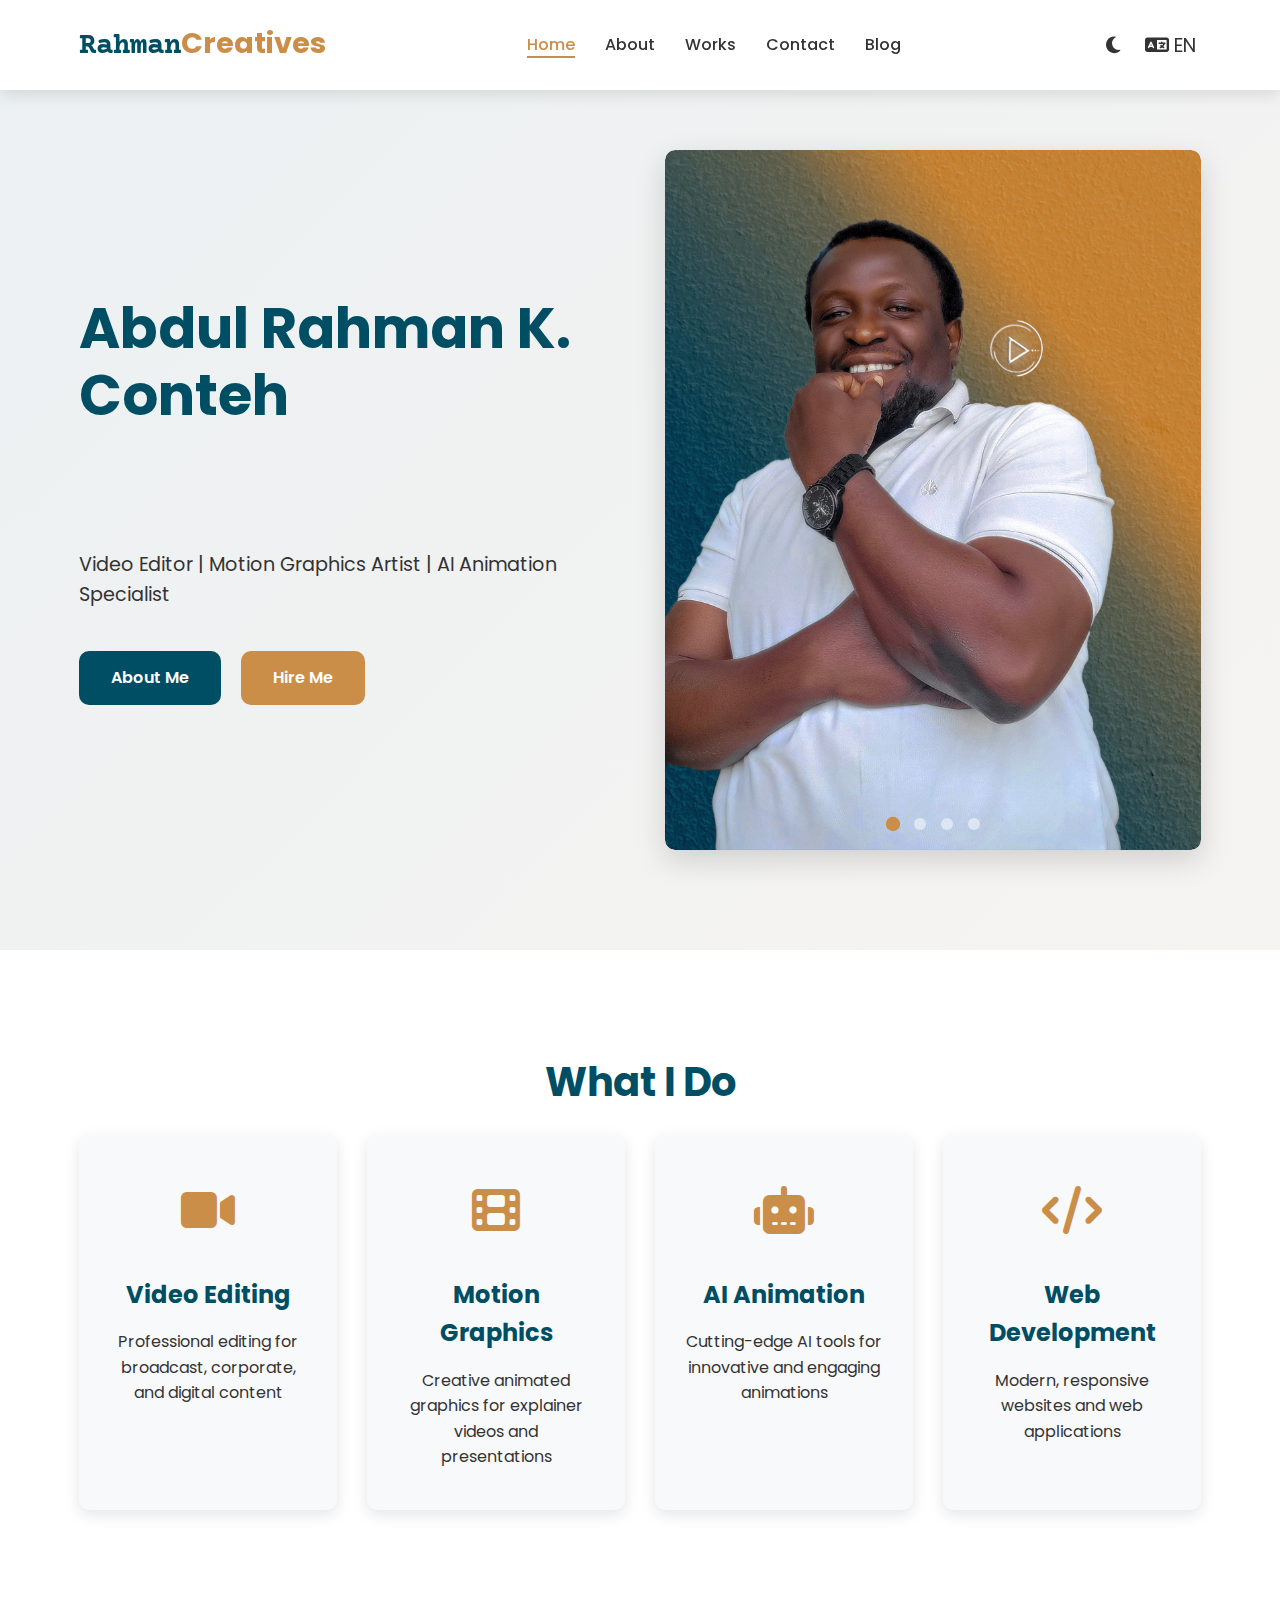
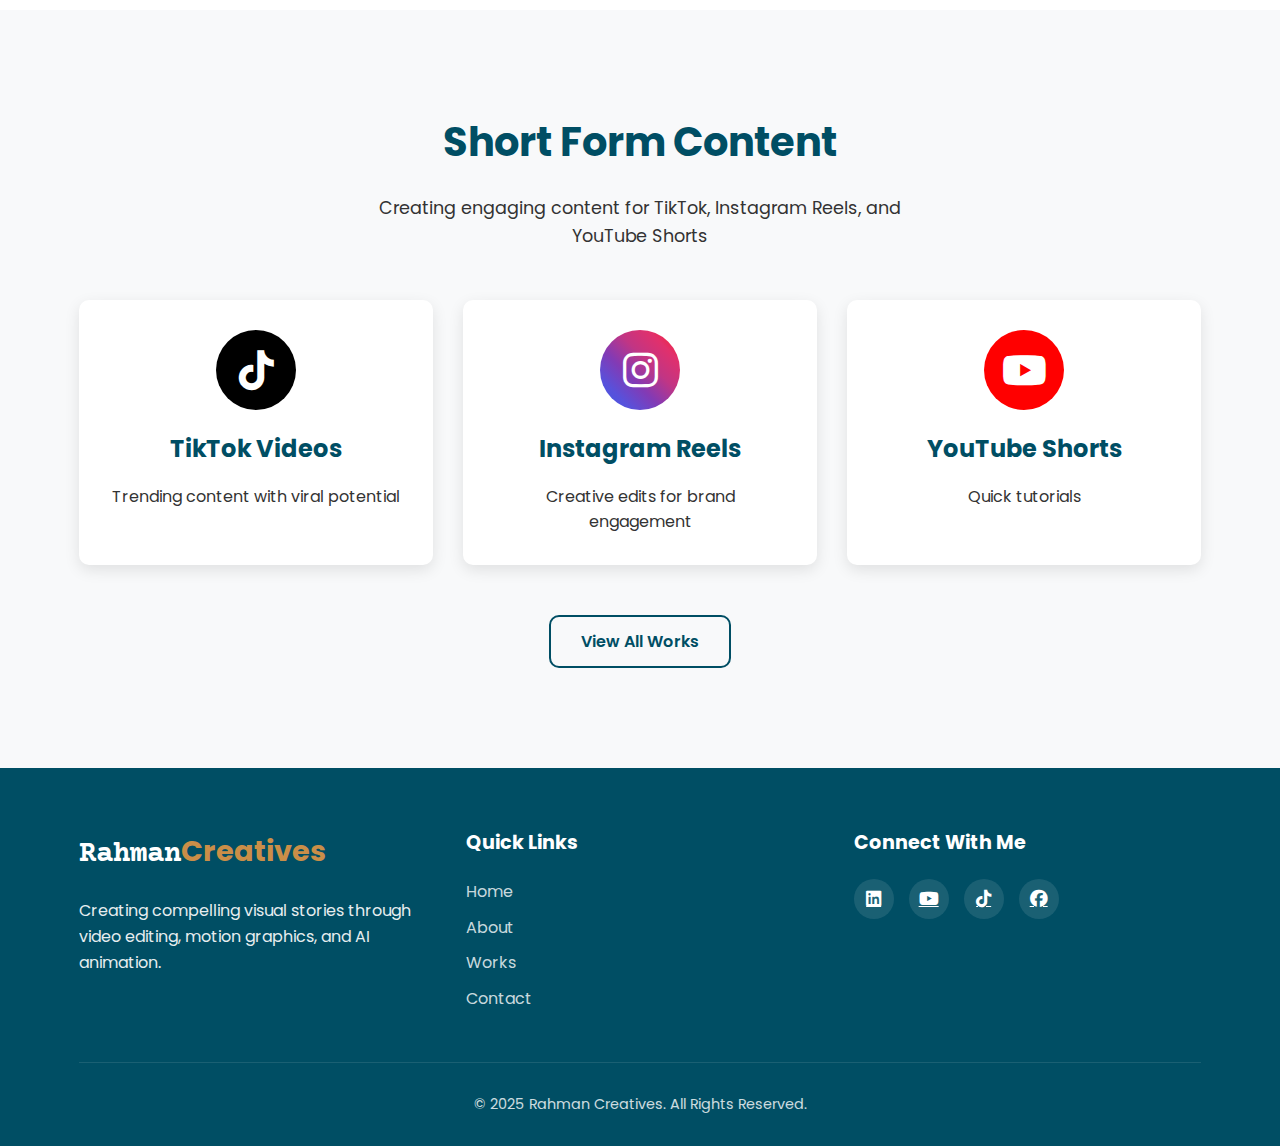
<file: index.html>
<!DOCTYPE html>
<html lang="en" dir="ltr">
<head>
    <meta charset="UTF-8">
    <meta name="viewport" content="width=device-width, initial-scale=1.0">
    <title>Abdul Rahman K. Conteh | Video Editor & Motion Graphics Artist</title>
    <link rel="stylesheet" href="https://cdnjs.cloudflare.com/ajax/libs/font-awesome/6.4.0/css/all.min.css">
    <link href="https://fonts.googleapis.com/css2?family=Courier+Prime:wght@400;700&family=Poppins:wght@300;400;500;600;700&display=swap" rel="stylesheet">
    <link rel="stylesheet" href="css/style.css">
    <meta name="google-site-verification" content="5SpEI1ER_6MJB8W4jgutMISXCHBkPphUc_LFlywy6sQ" />
</head>
<body>
    <!-- Header & Navigation -->
    <header>
        <div class="container">
            <nav>
                <a href="index.html" class="logo">Rahman<span>Creatives</span></a>
                
                <ul class="nav-links">
                    <li><a href="index.html" data-en="Home" data-ar="الرئيسية">Home</a></li>
                    <li><a href="about.html" data-en="About" data-ar="عني">About</a></li>
                    <li><a href="works.html" data-en="Works" data-ar="أعمالي">Works</a></li>
                    <li><a href="contact.html" data-en="Contact" data-ar="اتصل بي">Contact</a></li>
                    <li><a href="blog-video-editing.html" data-en="Contact" data-ar="اتصل بي">Blog</a></li>
                </ul>
                
                <div class="nav-controls">
                    <button class="theme-toggle" id="themeToggle">
                        <i class="fas fa-moon"></i>
                    </button>
                    <button class="language-toggle" id="languageToggle" data-lang="en">
                        <i class="fas fa-language"></i> EN
                    </button>
                    <button class="mobile-menu-btn" id="mobileMenuBtn">
                        <i class="fas fa-bars"></i>
                    </button>
                </div>
            </nav>
        </div>
    </header>

    <!-- Hero Section -->
    <section class="hero-section">
        <div class="container">
            <div class="hero-content">
                <div class="hero-text">
                    <h1 data-en="Abdul Rahman K. Conteh" data-ar="عبد الرحمن كونتيه">Abdul Rahman K. Conteh</h1>
                    <div class="typewriter" id="typewriter"></div>
                    <p class="hero-subtitle" data-en="Video Editor | Motion Graphics Artist | AI Animation Specialist" data-ar="محرر فيديو | فنان جرافيكس متحرك | أخصائي رسوم متحركة بالذكاء الاصطناعي">Video Editor | Motion Graphics Artist | AI Animation Specialist</p>
                    <div class="hero-buttons">
                        <a href="about.html" class="btn btn-primary" data-en="About Me" data-ar="عني">About Me</a>
                        <a href="contact.html" class="btn btn-secondary" data-en="Hire Me" data-ar="وظفني">Hire Me</a>
                    </div>
                </div>
                <div class="hero-slider">
                    <div class="slider-container">
                        <div class="slide active">
                            <img src="Images/Brand Image Edited Sharper.png" alt="Video Editing Work">
                        </div>
                        <div class="slide">
                            <img src="Images/King Cut Image Edited.png" alt="Motion Graphics">
                        </div>
                        <div class="slide">
                            <img src="Images/Gemini_Generated_Image_beutqdbeutqdbeut.png" alt="AI Animation">
                        </div>
                        <div class="slide">
                            <img src="Images/Rahman Creatives Design 2.png" alt="Web Development">
                        </div>
                    </div>
                    <div class="slider-dots">
                        <span class="dot active" data-slide="0"></span>
                        <span class="dot" data-slide="1"></span>
                        <span class="dot" data-slide="2"></span>
                        <span class="dot" data-slide="3"></span>
                    </div>
                </div>
            </div>
        </div>
    </section>

    <!-- Services Preview -->
    <section class="services-section">
        <div class="container">
            <h2 class="section-title" data-en="What I Do" data-ar="ما أفعله">What I Do</h2>
            <div class="services-grid">
                <div class="service-card">
                    <div class="service-icon">
                        <i class="fas fa-video"></i>
                    </div>
                    <h3 data-en="Video Editing" data-ar="تحرير الفيديو">Video Editing</h3>
                    <p data-en="Professional editing for broadcast, corporate, and digital content" data-ar="تحرير محترف للبث التلفزيوني والمحتوى الشركاتي والرقمي">Professional editing for broadcast, corporate, and digital content</p>
                </div>
                <div class="service-card">
                    <div class="service-icon">
                        <i class="fas fa-film"></i>
                    </div>
                    <h3 data-en="Motion Graphics" data-ar="الجرافيكس المتحركة">Motion Graphics</h3>
                    <p data-en="Creative animated graphics for explainer videos and presentations" data-ar="رسومات متحركة إبداعية لمقاطع الفيديو التوضيحية والعروض التقديمية">Creative animated graphics for explainer videos and presentations</p>
                </div>
                <div class="service-card">
                    <div class="service-icon">
                        <i class="fas fa-robot"></i>
                    </div>
                    <h3 data-en="AI Animation" data-ar="الرسوم المتحركة بالذكاء الاصطناعي">AI Animation</h3>
                    <p data-en="Cutting-edge AI tools for innovative and engaging animations" data-ar="أدوات الذكاء الاصطناعي المتطورة لرسوم متحركة مبتكرة وجذابة">Cutting-edge AI tools for innovative and engaging animations</p>
                </div>
                <div class="service-card">
                    <div class="service-icon">
                        <i class="fas fa-code"></i>
                    </div>
                    <h3 data-en="Web Development" data-ar="تطوير الويب">Web Development</h3>
                    <p data-en="Modern, responsive websites and web applications" data-ar="مواقع وتطبيقات ويب حديثة وسريعة الاستجابة">Modern, responsive websites and web applications</p>
                </div>
            </div>
        </div>
    </section>

    <!-- Short Form Preview -->
    <section class="short-preview-section">
        <div class="container">
            <h2 class="section-title" data-en="Short Form Content" data-ar="المحتوى القصير">Short Form Content</h2>
            <p class="section-subtitle" data-en="Creating engaging content for TikTok, Instagram Reels, and YouTube Shorts" data-ar="إنشاء محتوى جذاب لتيك توك وإنستجرام ريلز ويوتيوب شورتس">Creating engaging content for TikTok, Instagram Reels, and YouTube Shorts</p>
            
            <div class="platform-preview">
                <div class="platform-card">
                    <div class="platform-icon tiktok">
                        <i class="fab fa-tiktok"></i>
                    </div>
                    <h3 data-en="TikTok Videos" data-ar="فيديوهات تيك توك">TikTok Videos</h3>
                    <p data-en="Trending content with viral potential" data-ar="محتوى رائج بإمكانية فيروسية">Trending content with viral potential</p>
                </div>
                <div class="platform-card">
                    <div class="platform-icon instagram">
                        <i class="fab fa-instagram"></i>
                    </div>
                    <h3 data-en="Instagram Reels" data-ar="إنستجرام ريلز">Instagram Reels</h3>
                    <p data-en="Creative edits for brand engagement" data-ar="تحرير إبداعي لتفاعل العلامة التجارية">Creative edits for brand engagement</p>
                </div>
                <div class="platform-card">
                    <div class="platform-icon youtube">
                        <i class="fab fa-youtube"></i>
                    </div>
                    <h3 data-en="YouTube Shorts" data-ar="يوتيوب شورتس">YouTube Shorts</h3>
                    <p data-en="Quick tutorials " data-ar="دروس سريعة وخلف الكواليس">Quick tutorials </p>
                </div>
            </div>
            
            <div class="text-center">
                <a href="works.html" class="btn btn-outline" data-en="View All Works" data-ar="عرض جميع الأعمال">View All Works</a>
            </div>
        </div>
    </section>

    <!-- Footer -->
    <footer>
        <div class="container">
            <div class="footer-content">
                <div class="footer-info">
                    <a href="index.html" class="logo">Rahman<span>Creatives</span></a>
                    <p data-en="Creating compelling visual stories through video editing, motion graphics, and AI animation." data-ar="إنشاء قصص مرئية مقنعة من خلال تحرير الفيديو والرسومات المتحركة والرسوم المتحركة بالذكاء الاصطناعي.">Creating compelling visual stories through video editing, motion graphics, and AI animation.</p>
                </div>
                <div class="footer-links">
                    <h4 data-en="Quick Links" data-ar="روابط سريعة">Quick Links</h4>
                    <ul>
                        <li><a href="index.html" data-en="Home" data-ar="الرئيسية">Home</a></li>
                        <li><a href="about.html" data-en="About" data-ar="عني">About</a></li>
                        <li><a href="works.html" data-en="Works" data-ar="أعمالي">Works</a></li>
                        <li><a href="contact.html" data-en="Contact" data-ar="اتصل بي">Contact</a></li>
                    </ul>
                </div>
                <div class="footer-social">
                    <h4 data-en="Connect With Me" data-ar="تواصل معي">Connect With Me</h4>
                    <div class="social-icons">
                        <a href="https://linkedin.com/in/abdul-rahman-kconteh" target="_blank"><i class="fab fa-linkedin"></i></a>
                        <a href="https://www.youtube.com/@RahmanCreatives" target="_blank"><i class="fab fa-youtube"></i></a>
                        <a href="https://www.tiktok.com/@kingrahman82" target="_blank" class="social-link tiktok"><i class="fab fa-tiktok"></i></a>
                        <a href="https://www.facebook.com/king.rahman.737/" target="_blank" class="social-link facebook"><i class="fab fa-facebook"></i> </a>
                    </div>
                </div>
            </div>
            <div class="footer-bottom">
                <p data-en="© 2025 Abdul Rahman K. Conteh. All Rights Reserved." data-ar="© 2025 عبد الرحمن كونتيه. جميع الحقوق محفوظة.">© 2025 Rahman Creatives. All Rights Reserved.</p>
            </div>
        </div>
    </footer>

    <script src="js/script.js"></script>
    <script>
        // Typewriter Effect for Home Page
        document.addEventListener('DOMContentLoaded', function() {
            const typewriterElement = document.getElementById('typewriter');
            if (typewriterElement) {
                const phrases = [
                    "Video Editor & Motion Graphics Artist",
                    "AI Animation Specialist",
                    "Creative Storyteller",
                    "Visual Effects Expert",
                    "Web Developer & Designer"
                ];
                
                let phraseIndex = 0;
                let charIndex = 0;
                let isDeleting = false;
                let isEnd = false;
                
                function typeWriter() {
                    const currentPhrase = phrases[phraseIndex];
                    
                    if (isDeleting) {
                        typewriterElement.textContent = currentPhrase.substring(0, charIndex - 1);
                        charIndex--;
                    } else {
                        typewriterElement.textContent = currentPhrase.substring(0, charIndex + 1);
                        charIndex++;
                    }
                    
                    if (!isDeleting && charIndex === currentPhrase.length) {
                        isEnd = true;
                        isDeleting = true;
                        setTimeout(typeWriter, 1500);
                    } else if (isDeleting && charIndex === 0) {
                        isDeleting = false;
                        phraseIndex = (phraseIndex + 1) % phrases.length;
                        setTimeout(typeWriter, 500);
                    } else {
                        const speed = isDeleting ? 50 : 100;
                        setTimeout(typeWriter, speed);
                    }
                }
                
                setTimeout(typeWriter, 1000);
            }
            
            // Hero Slider
            const slides = document.querySelectorAll('.slide');
            const dots = document.querySelectorAll('.dot');
            let currentSlide = 0;
            
            function showSlide(n) {
                slides.forEach(slide => slide.classList.remove('active'));
                dots.forEach(dot => dot.classList.remove('active'));
                
                currentSlide = (n + slides.length) % slides.length;
                
                slides[currentSlide].classList.add('active');
                dots[currentSlide].classList.add('active');
            }
            
            dots.forEach(dot => {
                dot.addEventListener('click', function() {
                    const slideIndex = parseInt(this.getAttribute('data-slide'));
                    showSlide(slideIndex);
                });
            });
            
            // Auto slide
            setInterval(() => {
                showSlide(currentSlide + 1);
            }, 4000);
        });
    </script>
</body>

</html>
</file>
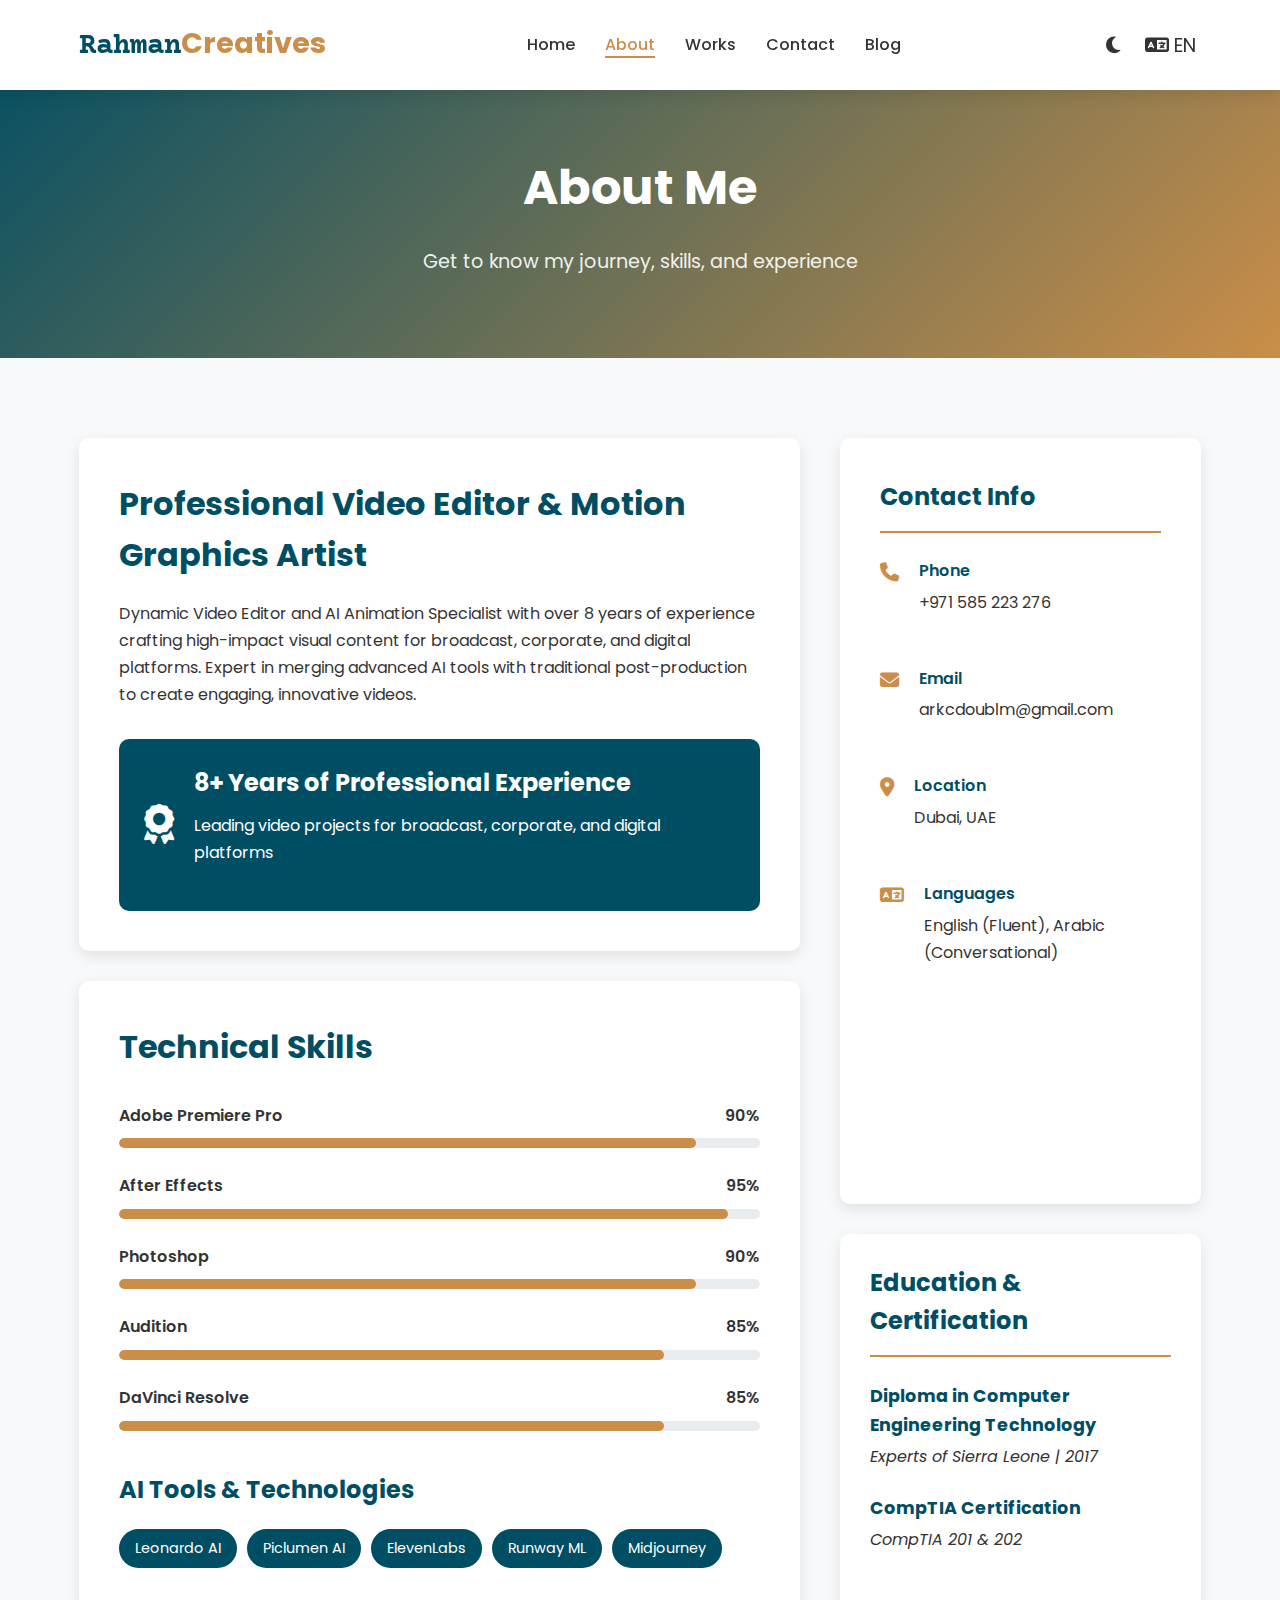
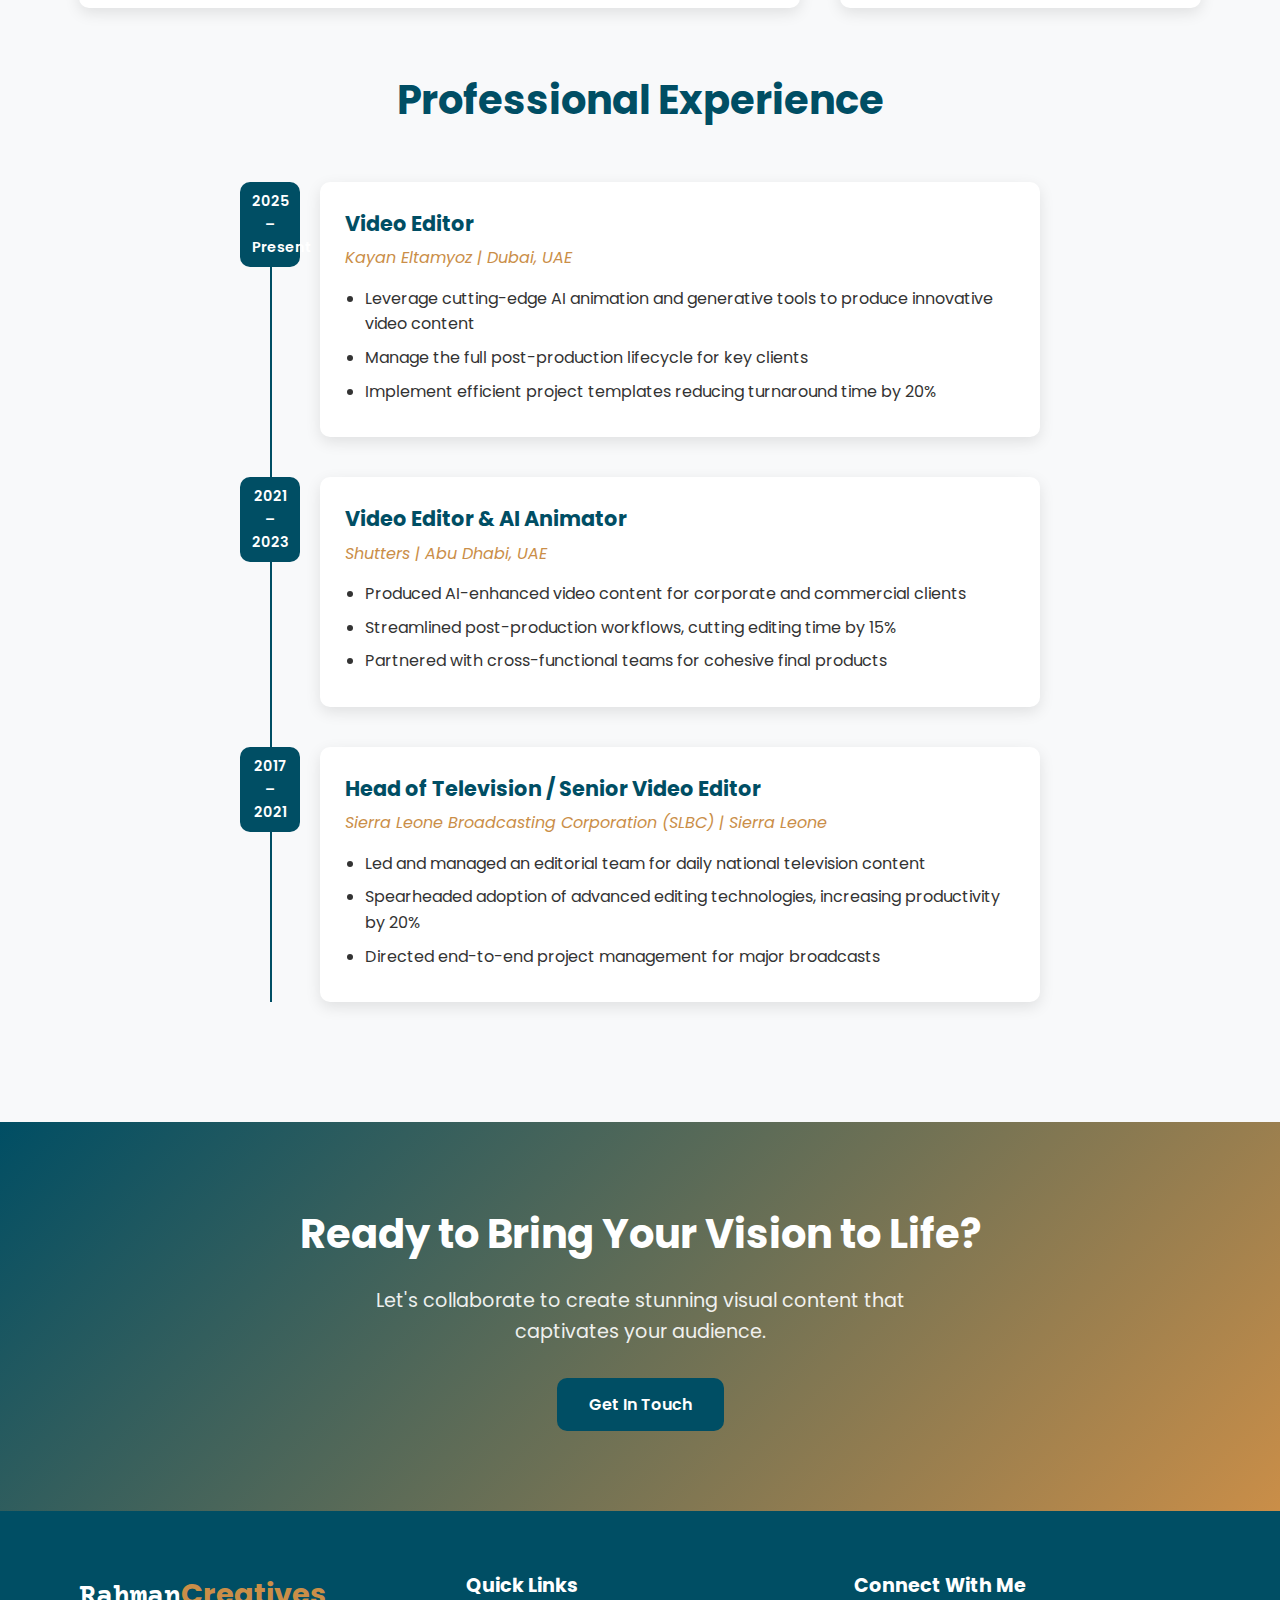
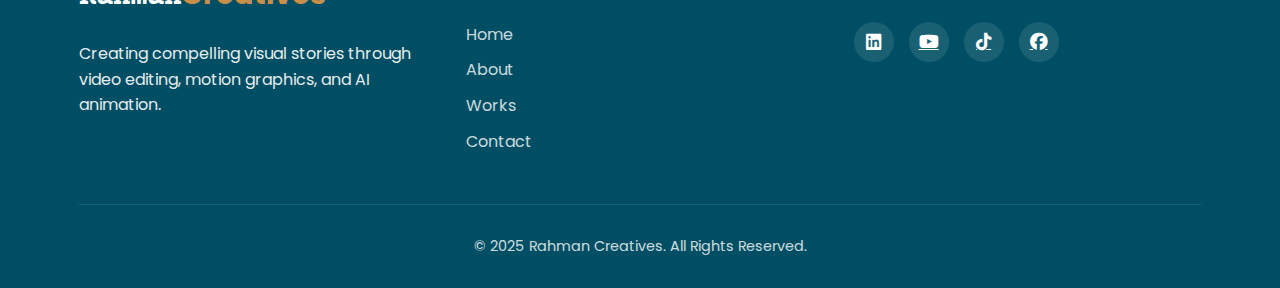
<file: about.html>
<!DOCTYPE html>
<html lang="en" dir="ltr">
<head>
    <meta charset="UTF-8">
    <meta name="viewport" content="width=device-width, initial-scale=1.0">
    <title>About | Abdul Rahman K. Conteh</title>
    <link rel="stylesheet" href="https://cdnjs.cloudflare.com/ajax/libs/font-awesome/6.4.0/css/all.min.css">
    <link href="https://fonts.googleapis.com/css2?family=Courier+Prime:wght@400;700&family=Poppins:wght@300;400;500;600;700&display=swap" rel="stylesheet">
    <link rel="stylesheet" href="css/style.css">
</head>
<body>
    <!-- Header & Navigation -->
    <header>
        <div class="container">
            <nav>
                 <a href="index.html" class="logo">Rahman<span>Creatives</span></a>
                
                <ul class="nav-links">
                    <li><a href="index.html" data-en="Home" data-ar="الرئيسية">Home</a></li>
                    <li><a href="about.html" data-en="About" data-ar="عني">About</a></li>
                    <li><a href="works.html" data-en="Works" data-ar="أعمالي">Works</a></li>
                    <li><a href="contact.html" data-en="Contact" data-ar="اتصل بي">Contact</a></li>
                    <li><a href="blog-video-editing.html" data-en="Contact" data-ar="اتصل بي">Blog</a></li>
                </ul>
                
                <div class="nav-controls">
                    <button class="theme-toggle" id="themeToggle">
                        <i class="fas fa-moon"></i>
                    </button>
                    <button class="language-toggle" id="languageToggle" data-lang="en">
                        <i class="fas fa-language"></i> EN
                    </button>
                    <button class="mobile-menu-btn" id="mobileMenuBtn">
                        <i class="fas fa-bars"></i>
                    </button>
                </div>
            </nav>
        </div>
    </header>

    <!-- About Hero -->
    <section class="page-hero">
        <div class="container">
            <h1 data-en="About Me" data-ar="عني">About Me</h1>
            <p data-en="Get to know my journey, skills, and experience" data-ar="تعرف على رحلتي ومهاراتي وخبراتي">Get to know my journey, skills, and experience</p>
        </div>
    </section>

    <!-- About Content -->
    <section class="about-section">
        <div class="container">
            <div class="about-container">
                <div class="about-main">
                    <div class="about-card">
                        <h2 data-en="Professional Video Editor & Motion Graphics Artist" data-ar="محرر فيديو محترف وفنان جرافيكس متحرك">Professional Video Editor & Motion Graphics Artist</h2>
                        <p data-en="Dynamic Video Editor and AI Animation Specialist with over 8 years of experience crafting high-impact visual content for broadcast, corporate, and digital platforms. Expert in merging advanced AI tools with traditional post-production to create engaging, innovative videos." data-ar="محرر فيديو ديناميكي وأخصائي رسوم متحركة بالذكاء الاصطناعي مع أكثر من 8 سنوات من الخبرة في صناعة محتوى مرئي عالي التأثير للبث التلفزيوني والشركات والمنصات الرقمية. خبير في دمج أدوات الذكاء الاصطناعي المتقدمة مع ما بعد الإنتاج التقليدية لإنشاء مقاطع فيديو مبتكرة وجذابة.">
                            Dynamic Video Editor and AI Animation Specialist with over 8 years of experience crafting high-impact visual content for broadcast, corporate, and digital platforms. Expert in merging advanced AI tools with traditional post-production to create engaging, innovative videos.
                        </p>
                        
                        <div class="experience-highlight">
                            <div class="experience-icon">
                                <i class="fas fa-award"></i>
                            </div>
                            <div>
                                <h3 data-en="8+ Years of Professional Experience" data-ar="أكثر من 8 سنوات من الخبرة المهنية">8+ Years of Professional Experience</h3>
                                <p data-en="Leading video projects for broadcast, corporate, and digital platforms" data-ar="قيادة مشاريع الفيديو للبث التلفزيوني والشركات والمنصات الرقمية">Leading video projects for broadcast, corporate, and digital platforms</p>
                            </div>
                        </div>
                    </div>
                    
                    <div class="skills-section">
                        <h2 data-en="Technical Skills" data-ar="المهارات التقنية">Technical Skills</h2>
                        <div class="skills-grid">
                            <div class="skill-item">
                                <div class="skill-header">
                                    <span data-en="Adobe Premiere Pro" data-ar="أدوبي بريمير برو">Adobe Premiere Pro</span>
                                    <span>90%</span>
                                </div>
                                <div class="skill-bar">
                                    <div class="skill-progress" style="width: 90%;"></div>
                                </div>
                            </div>
                            <div class="skill-item">
                                <div class="skill-header">
                                    <span data-en="After Effects" data-ar="أدوبي أفتر إفيكتس">After Effects</span>
                                    <span>95%</span>
                                </div>
                                <div class="skill-bar">
                                    <div class="skill-progress" style="width: 95%;"></div>
                                </div>
                            </div>
                            <div class="skill-item">
                                <div class="skill-header">
                                    <span data-en="Photoshop" data-ar="أدوبي فوتوشوب">Photoshop</span>
                                    <span>90%</span>
                                </div>
                                <div class="skill-bar">
                                    <div class="skill-progress" style="width: 90%;"></div>
                                </div>
                            </div>
                            <div class="skill-item">
                                <div class="skill-header">
                                    <span data-en="Audition" data-ar="أدوبي إليستريتور">Audition</span>
                                    <span>85%</span>
                                </div>
                                <div class="skill-bar">
                                    <div class="skill-progress" style="width: 85%;"></div>
                                </div>
                            </div>
                            <div class="skill-item">
                                <div class="skill-header">
                                    <span data-en="DaVinci Resolve" data-ar="دافنشي ريزولف">DaVinci Resolve</span>
                                    <span>85%</span>
                                </div>
                                <div class="skill-bar">
                                    <div class="skill-progress" style="width: 85%;"></div>
                                </div>
                            </div>
                        </div>
                        
                        <div class="ai-tools">
                            <h3 data-en="AI Tools & Technologies" data-ar="أدوات وتقنيات الذكاء الاصطناعي">AI Tools & Technologies</h3>
                            <div class="tools-tags">
                                <span class="tool-tag" data-en="Leonardo AI" data-ar="ليوناردو AI">Leonardo AI</span>
                                <span class="tool-tag" data-en="Piclumen AI" data-ar="بيكلومين AI">Piclumen AI</span>
                                <span class="tool-tag" data-en="ElevenLabs" data-ar="إيلفين لابس">ElevenLabs</span>
                                <span class="tool-tag" data-en="Runway ML" data-ar="رنوي ML">Runway ML</span>
                                <span class="tool-tag" data-en="Midjourney" data-ar="ميدجورني">Midjourney</span>
                            </div>
                        </div>
                    </div>
                </div>
                
                <div class="about-sidebar">
                    <div class="info-card">
                        <h3 data-en="Contact Info" data-ar="معلومات الاتصال">Contact Info</h3>
                        <div class="contact-item">
                            <i class="fas fa-phone"></i>
                            <div>
                                <span data-en="Phone" data-ar="الهاتف">Phone</span>
                                <p>+971 585 223 276</p>
                            </div>
                        </div>
                        <div class="contact-item">
                            <i class="fas fa-envelope"></i>
                            <div>
                                <span data-en="Email" data-ar="البريد الإلكتروني">Email</span>
                                <p>arkcdoublm@gmail.com</p>
                            </div>
                        </div>
                        <div class="contact-item">
                            <i class="fas fa-map-marker-alt"></i>
                            <div>
                                <span data-en="Location" data-ar="الموقع">Location</span>
                                <p data-en="Dubai, UAE" data-ar="دبي، الإمارات">Dubai, UAE</p>
                            </div>
                        </div>
                        <div class="contact-item">
                            <i class="fas fa-language"></i>
                            <div>
                                <span data-en="Languages" data-ar="اللغات">Languages</span>
                                <p data-en="English (Fluent), Arabic (Conversational)" data-ar="الإنجليزية (بطلاقة)، العربية (محادثة)">English (Fluent), Arabic (Conversational)</p>
                            </div>
                        </div>
                    </div>
                    
                    <div class="education-card">
                        <h3 data-en="Education & Certification" data-ar="التعليم والشهادات">Education & Certification</h3>
                        <div class="education-item">
                            <h4 data-en="Diploma in Computer Engineering Technology" data-ar="دبلوم في تكنولوجيا هندسة الكمبيوتر">Diploma in Computer Engineering Technology</h4>
                            <p data-en="Experts of Sierra Leone | 2017" data-ar="خبراء سيراليون | 2017">Experts of Sierra Leone | 2017</p>
                        </div>
                        <div class="education-item">
                            <h4>CompTIA Certification</h4>
                            <p data-en="CompTIA 201 & 202" data-ar="CompTIA 201 و 202">CompTIA 201 & 202</p>
                        </div>
                    </div>
                </div>
            </div>
            
            <!-- Experience Timeline -->
            <div class="experience-timeline">
                <h2 data-en="Professional Experience" data-ar="الخبرة المهنية">Professional Experience</h2>
                
                <div class="timeline">
                    <div class="timeline-item">
                        <div class="timeline-date">2025 – Present</div>
                        <div class="timeline-content">
                            <h3 data-en="Video Editor & AI Specialist" data-ar="محرر فيديو وأخصائي الذكاء الاصطناعي">Video Editor </h3>
                            <p class="timeline-company" data-en="Kayan Eltamyoz | Dubai, UAE" data-ar="كيان التميز | دبي، الإمارات">Kayan Eltamyoz | Dubai, UAE</p>
                            <ul>
                                <li data-en="Leverage cutting-edge AI animation and generative tools to produce innovative video content" data-ar="استخدام أحدث أدوات الرسوم المتحركة والذكاء الاصطناعي التوليدي لإنتاج محتوى فيديو مبتكر">Leverage cutting-edge AI animation and generative tools to produce innovative video content</li>
                                <li data-en="Manage the full post-production lifecycle for key clients" data-ar="إدارة دورة حياة ما بعد الإنتاج الكاملة للعملاء الرئيسيين">Manage the full post-production lifecycle for key clients</li>
                                <li data-en="Implement efficient project templates reducing turnaround time by 20%" data-ar="تنفيذ قوالب مشاريع فعالة تقلل وقت التسليم بنسبة 20%">Implement efficient project templates reducing turnaround time by 20%</li>
                            </ul>
                        </div>
                    </div>
                    
                    <div class="timeline-item">
                        <div class="timeline-date">2021 – 2023</div>
                        <div class="timeline-content">
                            <h3 data-en="Video Editor & AI Animator" data-ar="محرر فيديو ومصمم رسوم متحركة بالذكاء الاصطناعي">Video Editor & AI Animator</h3>
                            <p class="timeline-company" data-en="Shutters | Abu Dhabi, UAE" data-ar="شترز | أبو ظبي، الإمارات">Shutters | Abu Dhabi, UAE</p>
                            <ul>
                                <li data-en="Produced AI-enhanced video content for corporate and commercial clients" data-ar="أنتجت محتوى فيديو معزز بالذكاء الاصطناعي للعملاء الشركاتيين والتجاريين">Produced AI-enhanced video content for corporate and commercial clients</li>
                                <li data-en="Streamlined post-production workflows, cutting editing time by 15%" data-ar="تبسيط سير عمل ما بعد الإنتاج، وتقليل وقت التحرير بنسبة 15%">Streamlined post-production workflows, cutting editing time by 15%</li>
                                <li data-en="Partnered with cross-functional teams for cohesive final products" data-ar="تعاون مع فرق متعددة الوظائف للحصول على منتجات نهائية متماسكة">Partnered with cross-functional teams for cohesive final products</li>
                            </ul>
                        </div>
                    </div>
                    
                    <div class="timeline-item">
                        <div class="timeline-date">2017 – 2021</div>
                        <div class="timeline-content">
                            <h3 data-en="Head of Television / Senior Video Editor" data-ar="رئيس التلفزيون / محرر فيديو أول">Head of Television / Senior Video Editor</h3>
                            <p class="timeline-company" data-en="Sierra Leone Broadcasting Corporation (SLBC) | Sierra Leone" data-ar="هيئة البث في سيراليون | سيراليون">Sierra Leone Broadcasting Corporation (SLBC) | Sierra Leone</p>
                            <ul>
                                <li data-en="Led and managed an editorial team for daily national television content" data-ar="قادت ودرست فريق تحرير لمحتوى التلفزيون الوطني اليومي">Led and managed an editorial team for daily national television content</li>
                                <li data-en="Spearheaded adoption of advanced editing technologies, increasing productivity by 20%" data-ar="قاد تبني تقنيات التحرير المتقدمة، مما زاد الإنتاجية بنسبة 20%">Spearheaded adoption of advanced editing technologies, increasing productivity by 20%</li>
                                <li data-en="Directed end-to-end project management for major broadcasts" data-ar="أدارت إدارة المشاريع من البداية إلى النهاية للبث الكبير">Directed end-to-end project management for major broadcasts</li>
                            </ul>
                        </div>
                    </div>
                </div>
            </div>
        </div>
    </section>

    <!-- Call to Action -->
    <section class="cta-section">
        <div class="container">
            <div class="cta-content">
                <h2 data-en="Ready to Bring Your Vision to Life?" data-ar="هل أنت مستعد لإحياء رؤيتك؟">Ready to Bring Your Vision to Life?</h2>
                <p data-en="Let's collaborate to create stunning visual content that captivates your audience." data-ar="لنتعاون لإنشاء محتوى مرئي مذهل يأسر جمهورك.">Let's collaborate to create stunning visual content that captivates your audience.</p>
                <a href="contact.html" class="btn btn-primary" data-en="Get In Touch" data-ar="تواصل معي">Get In Touch</a>
            </div>
        </div>
    </section>

    <!-- Footer -->
    <footer>
        <div class="container">
            <div class="footer-content">
                <div class="footer-info">
                    <a href="index.html" class="logo">Rahman<span>Creatives</span></a>
                    <p data-en="Creating compelling visual stories through video editing, motion graphics, and AI animation." data-ar="إنشاء قصص مرئية مقنعة من خلال تحرير الفيديو والرسومات المتحركة والرسوم المتحركة بالذكاء الاصطناعي.">Creating compelling visual stories through video editing, motion graphics, and AI animation.</p>
                </div>
                <div class="footer-links">
                    <h4 data-en="Quick Links" data-ar="روابط سريعة">Quick Links</h4>
                    <ul>
                        <li><a href="index.html" data-en="Home" data-ar="الرئيسية">Home</a></li>
                        <li><a href="about.html" data-en="About" data-ar="عني">About</a></li>
                        <li><a href="works.html" data-en="Works" data-ar="أعمالي">Works</a></li>
                        <li><a href="contact.html" data-en="Contact" data-ar="اتصل بي">Contact</a></li>
                    </ul>
                </div>
                <div class="footer-social">
                    <h4 data-en="Connect With Me" data-ar="تواصل معي">Connect With Me</h4>
                    <div class="social-icons">
                        <a href="https://www.linkedin.com/in/abdul-rahman-kconteh/" target="_blank"><i class="fab fa-linkedin"></i></a>
                        <a href="https://www.youtube.com/@RahmanCreatives" target="_blank"><i class="fab fa-youtube"></i></a>
                        <a href="https://www.tiktok.com/@kingrahman82" target="_blank" class="social-link tiktok"><i class="fab fa-tiktok"></i></a>
                        <a href="https://www.facebook.com/king.rahman.737/" target="_blank" class="social-link facebook"><i class="fab fa-facebook"></i> </a>
                    </div>
                </div>
            </div>
            <div class="footer-bottom">
                <p data-en="© 2025 Abdul Rahman K. Conteh. All Rights Reserved." data-ar="© 2023 عبد الرحمن كونتيه. جميع الحقوق محفوظة.">© 2025 Rahman Creatives. All Rights Reserved.</p>
            </div>
        </div>
    </footer>

    <script src="js/script.js"></script>
    <script>
        // Animate skill bars on scroll
        document.addEventListener('DOMContentLoaded', function() {
            const skillBars = document.querySelectorAll('.skill-progress');
            
            const observer = new IntersectionObserver((entries) => {
                entries.forEach(entry => {
                    if (entry.isIntersecting) {
                        skillBars.forEach(bar => {
                            const width = bar.style.width;
                            bar.style.width = '0';
                            
                            setTimeout(() => {
                                bar.style.width = width;
                            }, 300);
                        });
                        observer.unobserve(entry.target);
                    }
                });
            }, { threshold: 0.5 });
            
            if (skillBars.length > 0) {
                observer.observe(document.querySelector('.skills-section'));
            }
        });
    </script>
</body>

</html>
</file>
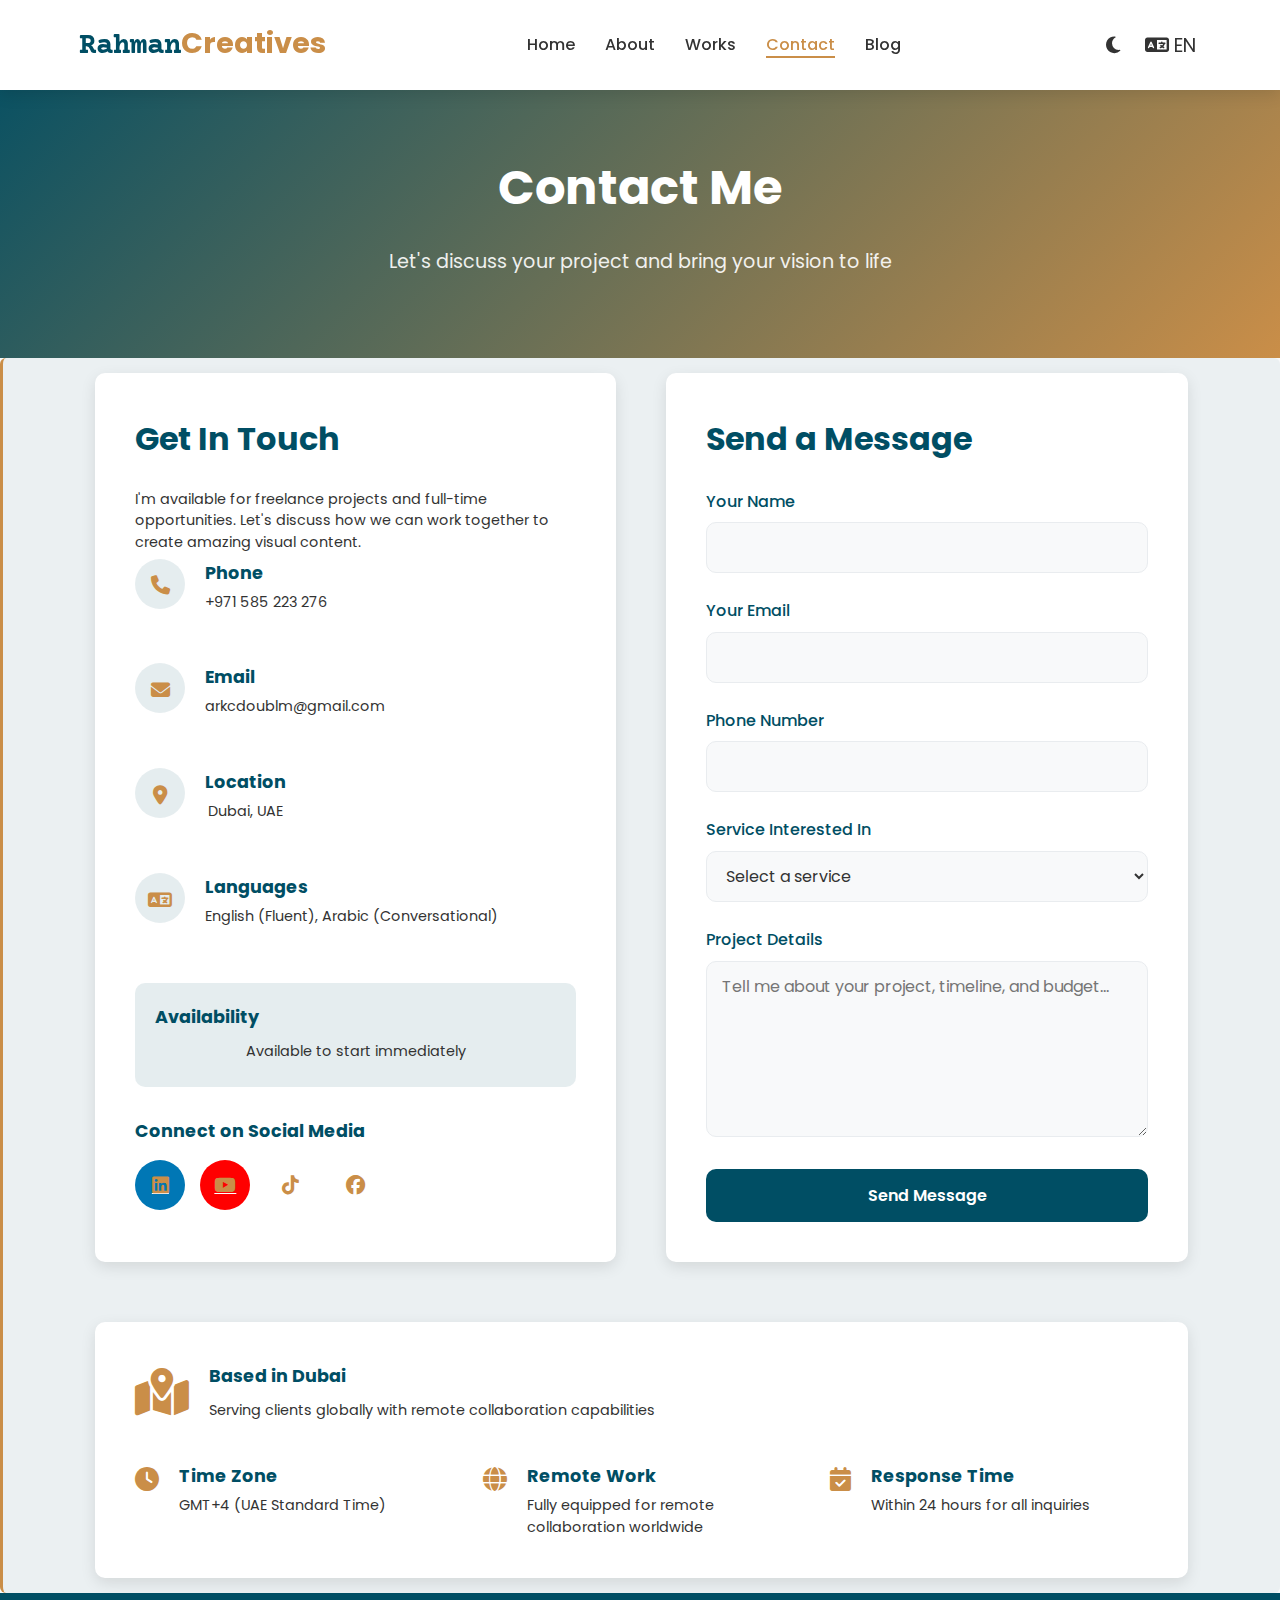
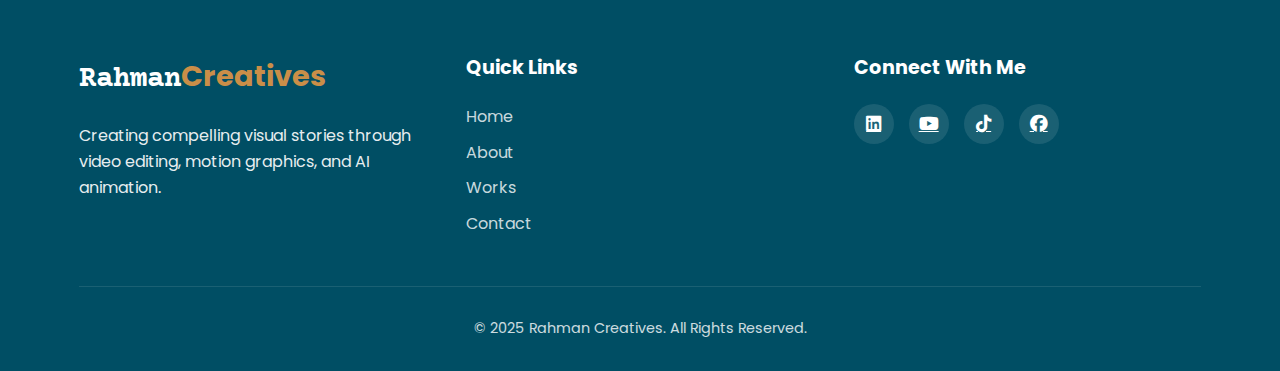
<file: contact.html>
<!DOCTYPE html>
<html lang="en" dir="ltr">
<head>
    <meta charset="UTF-8">
    <meta name="viewport" content="width=device-width, initial-scale=1.0">
    <title>Contact | Abdul Rahman K. Conteh</title>
    <link rel="stylesheet" href="https://cdnjs.cloudflare.com/ajax/libs/font-awesome/6.4.0/css/all.min.css">
    <link href="https://fonts.googleapis.com/css2?family=Courier+Prime:wght@400;700&family=Poppins:wght@300;400;500;600;700&display=swap" rel="stylesheet">
    <link rel="stylesheet" href="css/style.css">
</head>
<body>
    <!-- Header & Navigation -->
    <header>
        <div class="container">
            <nav>
                <a href="index.html" class="logo">Rahman<span>Creatives</span></a>
                
                <ul class="nav-links">
                    <li><a href="index.html" data-en="Home" data-ar="الرئيسية">Home</a></li>
                    <li><a href="about.html" data-en="About" data-ar="عني">About</a></li>
                    <li><a href="works.html" data-en="Works" data-ar="أعمالي">Works</a></li>
                    <li><a href="contact.html" data-en="Contact" data-ar="اتصل بي">Contact</a></li>
                    <li><a href="blog-video-editing.html" data-en="Contact" data-ar="اتصل بي">Blog</a></li>
                </ul>
                
                <div class="nav-controls">
                    <button class="theme-toggle" id="themeToggle">
                        <i class="fas fa-moon"></i>
                    </button>
                    <button class="language-toggle" id="languageToggle" data-lang="en">
                        <i class="fas fa-language"></i> EN
                    </button>
                    <button class="mobile-menu-btn" id="mobileMenuBtn">
                        <i class="fas fa-bars"></i>
                    </button>
                </div>
            </nav>
        </div>
    </header>

    <!-- Contact Hero -->
    <section class="page-hero">
        <div class="container">
            <h1 data-en="Contact Me" data-ar="اتصل بي">Contact Me</h1>
            <p data-en="Let's discuss your project and bring your vision to life" data-ar="دعنا نناقش مشروعك ونحيي رؤيتك">Let's discuss your project and bring your vision to life</p>
        </div>
    </section>

    <!-- Contact Content -->
    <section class="contact-section">
        <div class="container">
            <div class="contact-container">
                <div class="contact-info">
                    <div class="info-card">
                        <h2 data-en="Get In Touch" data-ar="ابق على اتصال">Get In Touch</h2>
                        <p data-en="I'm available for freelance projects and full-time opportunities. Let's discuss how we can work together to create amazing visual content." data-ar="أنا متاح للمشاريع المستقلة وفرص العمل بدوام كامل. دعنا نناقش كيف يمكننا العمل معًا لإنشاء محتوى مرئي مذهل.">
                            I'm available for freelance projects and full-time opportunities. Let's discuss how we can work together to create amazing visual content.
                        </p>
                        
                        <div class="contact-details">
                            <div class="contact-item">
                                <div class="contact-icon">
                                    <i class="fas fa-phone"></i>
                                </div>
                                <div>
                                    <h4 data-en="Phone" data-ar="الهاتف">Phone</h4>
                                    <p>+971 585 223 276</p>
                                </div>
                            </div>
                            <div class="contact-item">
                                <div class="contact-icon">
                                    <i class="fas fa-envelope"></i>
                                </div>
                                <div>
                                    <h4 data-en="Email" data-ar="البريد الإلكتروني">Email</h4>
                                    <p>arkcdoublm@gmail.com</p>
                                </div>
                            </div>
                            <div class="contact-item">
                                <div class="contact-icon">
                                    <i class="fas fa-map-marker-alt"></i>
                                </div>
                                <div>
                                    <h4 data-en="Location" data-ar="الموقع">Location</h4>
                                    <p data-en="Dubai, UAE" data-ar="دبي، الإمارات">Dubai, UAE</p>
                                </div>
                            </div>
                            <div class="contact-item">
                                <div class="contact-icon">
                                    <i class="fas fa-language"></i>
                                </div>
                                <div>
                                    <h4 data-en="Languages" data-ar="اللغات">Languages</h4>
                                    <p data-en="English (Fluent), Arabic (Conversational)" data-ar="الإنجليزية (بطلاقة)، العربية (محادثة)">English (Fluent), Arabic (Conversational)</p>
                                </div>
                            </div>
                        </div>
                        
                        <div class="availability">
                            <h4 data-en="Availability" data-ar="التوافر">Availability</h4>
                            <p data-en="Available to start immediately" data-ar="متاح للمشاريع ابتداءً من فبراير 2024">Available to start immediately</p>
                        </div>
                        
                        <div class="social-contact">
                            <h4 data-en="Connect on Social Media" data-ar="تواصل عبر وسائل التواصل الاجتماعي">Connect on Social Media</h4>
                            <div class="social-icons">
                                <a href="https://www.linkedin.com/in/abdul-rahman-kconteh/" target="_blank" class="social-link linkedin">
                                    <i class="fab fa-linkedin"></i>
                                </a>
                                <a href="https://www.youtube.com/@RahmanCreatives" target="_blank" class="social-link youtube">
                                    <i class="fab fa-youtube"></i>
                                </a>
                                 <a href="https://www.tiktok.com/@kingrahman82" target="_blank" class="social-link tiktok"><i class="fab fa-tiktok"></i></a>
                                 <a href="https://www.facebook.com/king.rahman.737/" target="_blank" class="social-link facebook"><i class="fab fa-facebook"></i> </a>
                            </div>
                        </div>
                    </div>
                </div>
                
                <div class="contact-form">
                    <div class="form-card">
                        <h2 data-en="Send a Message" data-ar="أرسل رسالة">Send a Message</h2>
                        <form id="contactForm">
                            <div class="form-group">
                                <label for="name" data-en="Your Name" data-ar="اسمك">Your Name</label>
                                <input type="text" id="name" required>
                            </div>
                            <div class="form-group">
                                <label for="email" data-en="Your Email" data-ar="بريدك الإلكتروني">Your Email</label>
                                <input type="email" id="email" required>
                            </div>
                            <div class="form-group">
                                <label for="phone" data-en="Phone Number" data-ar="رقم الهاتف">Phone Number</label>
                                <input type="tel" id="phone">
                            </div>
                            <div class="form-group">
                                <label for="service" data-en="Service Interested In" data-ar="الخدمة المهتم بها">Service Interested In</label>
                                <select id="service" required>
                                    <option value="" data-en="Select a service" data-ar="اختر خدمة">Select a service</option>
                                    <option value="video-editing" data-en="Video Editing" data-ar="تحرير الفيديو">Video Editing</option>
                                    <option value="motion-graphics" data-en="Motion Graphics" data-ar="الجرافيكس المتحركة">Motion Graphics</option>
                                    <option value="ai-animation" data-en="AI Animation" data-ar="الرسوم المتحركة بالذكاء الاصطناعي">AI Animation</option>                                    
                                    <option value="full-production" data-en="Full Video Production" data-ar="إنتاج فيديو كامل">Full Video Production</option>
                                </select>
                            </div>
                            <div class="form-group">
                                <label for="message" data-en="Project Details" data-ar="تفاصيل المشروع">Project Details</label>
                                <textarea id="message" rows="6" placeholder="Tell me about your project, timeline, and budget..." required></textarea>
                            </div>
                            <button type="submit" class="btn btn-primary btn-block" data-en="Send Message" data-ar="إرسال الرسالة">Send Message</button>
                        </form>
                    </div>
                </div>
            </div>
            
            <!-- Location Info -->
            <div class="location-info">
                <div class="location-card">
                    <div class="location-header">
                        <i class="fas fa-map-marked-alt"></i>
                        <div>
                            <h3 data-en="Based in Dubai" data-ar="مقيم في دبي">Based in Dubai</h3>
                            <p data-en="Serving clients globally with remote collaboration capabilities" data-ar="أخدم العملاء عالميًا بقدرات التعاون عن بُعد">Serving clients globally with remote collaboration capabilities</p>
                        </div>
                    </div>
                    <div class="location-details">
                        <div class="location-item">
                            <i class="fas fa-clock"></i>
                            <div>
                                <h4 data-en="Time Zone" data-ar="المنطقة الزمنية">Time Zone</h4>
                                <p data-en="GMT+4 (UAE Standard Time)" data-ar="توقيت الإمارات (+4 توقيت غرينتش)">GMT+4 (UAE Standard Time)</p>
                            </div>
                        </div>
                        <div class="location-item">
                            <i class="fas fa-globe"></i>
                            <div>
                                <h4 data-en="Remote Work" data-ar="العمل عن بعد">Remote Work</h4>
                                <p data-en="Fully equipped for remote collaboration worldwide" data-ar="مجهز بالكامل للتعاون عن بعد في جميع أنحاء العالم">Fully equipped for remote collaboration worldwide</p>
                            </div>
                        </div>
                        <div class="location-item">
                            <i class="fas fa-calendar-check"></i>
                            <div>
                                <h4 data-en="Response Time" data-ar="وقت الاستجابة">Response Time</h4>
                                <p data-en="Within 24 hours for all inquiries" data-ar="خلال 24 ساعة لجميع الاستفسارات">Within 24 hours for all inquiries</p>
                            </div>
                        </div>
                    </div>
                </div>
            </div>
        </div>
    </section>

    <!-- Footer -->
    <footer>
        <div class="container">
            <div class="footer-content">
                <div class="footer-info">
                    <a href="index.html" class="logo">Rahman<span>Creatives</span></a>
                    <p data-en="Creating compelling visual stories through video editing, motion graphics, and AI animation." data-ar="إنشاء قصص مرئية مقنعة من خلال تحرير الفيديو والرسومات المتحركة والرسوم المتحركة بالذكاء الاصطناعي.">Creating compelling visual stories through video editing, motion graphics, and AI animation.</p>
                </div>
                <div class="footer-links">
                    <h4 data-en="Quick Links" data-ar="روابط سريعة">Quick Links</h4>
                    <ul>
                        <li><a href="index.html" data-en="Home" data-ar="الرئيسية">Home</a></li>
                        <li><a href="about.html" data-en="About" data-ar="عني">About</a></li>
                        <li><a href="works.html" data-en="Works" data-ar="أعمالي">Works</a></li>
                        <li><a href="contact.html" data-en="Contact" data-ar="اتصل بي">Contact</a></li>
                    </ul>
                </div>
                <div class="footer-social">
                    <h4 data-en="Connect With Me" data-ar="تواصل معي">Connect With Me</h4>
                    <div class="social-icons">
                        <a href="https://linkedin.com/in/abdul-rahman-kconteh" target="_blank"><i class="fab fa-linkedin"></i></a>
                        <a href="https://www.youtube.com/@RahmanCreatives" target="_blank"><i class="fab fa-youtube"></i></a>
                          <a href="https://www.tiktok.com/@kingrahman82" target="_blank" class="social-link tiktok"><i class="fab fa-tiktok"></i></a>
                        <a href="https://www.facebook.com/king.rahman.737/" target="_blank" class="social-link facebook"><i class="fab fa-facebook"></i> </a>
                    </div>
                </div>
            </div>
            <div class="footer-bottom">
                <p data-en="© 2025 Abdul Rahman K. Conteh. All Rights Reserved." data-ar="© 2023 عبد الرحمن كونتيه. جميع الحقوق محفوظة.">© 2025 Rahman Creatives. All Rights Reserved.</p>
            </div>
        </div>
    </footer>

    <script src="js/script.js"></script>
    <script>
        // Form Submission
        document.getElementById('contactForm').addEventListener('submit', function(e) {
            e.preventDefault();
            
            // Get form values
            const name = document.getElementById('name').value;
            const email = document.getElementById('email').value;
            const service = document.getElementById('service').value;
            const message = document.getElementById('message').value;
            
            // Simple validation
            if (name && email && service && message) {
                // Get current language
                const languageBtn = document.getElementById('languageToggle');
                const currentLang = languageBtn.getAttribute('data-lang') || 'en';
                
                // In a real application, you would send this data to a server
                alert(currentLang === 'en' 
                    ? `Thank you ${name}! Your message has been sent. I'll get back to you within 24 hours.` 
                    : `شكراً ${name}! تم إرسال رسالتك. سأعود إليك خلال 24 ساعة.`);
                
                // Reset form
                this.reset();
            } else {
                const languageBtn = document.getElementById('languageToggle');
                const currentLang = languageBtn.getAttribute('data-lang') || 'en';
                
                alert(currentLang === 'en' 
                    ? 'Please fill in all required fields.' 
                    : 'يرجى ملء جميع الحقول المطلوبة.');
            }
        });
    </script>
</body>

</html>
</file>
<file: css/style.css>
:root {
    --primary-color: #004e64;
    --secondary-color: #ca8e48;
    --accent-color: #ff6b6b;
    --dark-bg: #121212;
    --dark-card: #1e1e1e;
    --dark-text: #f5f5f5;
    --light-bg: #f8f9fa;
    --light-card: #ffffff;
    --light-text: #333333;
    --gray-light: #e9ecef;
    --gray-medium: #adb5bd;
    --shadow: 0 5px 15px rgba(0, 0, 0, 0.1);
    --shadow-lg: 0 10px 30px rgba(0, 0, 0, 0.15);
    --transition: all 0.3s ease;
    --border-radius: 10px;
}

* {
    margin: 0;
    padding: 0;
    box-sizing: border-box;
    font-family: 'Poppins', sans-serif;
}

html {
    scroll-behavior: smooth;
}

body {
    background-color: var(--light-bg);
    color: var(--light-text);
    transition: var(--transition);
    line-height: 1.6;
    overflow-x: hidden;
}

body.dark-mode {
    background-color: var(--dark-bg);
    color: var(--dark-text);
}

.container {
    width: 90%;
    max-width: 1200px;
    margin: 0 auto;
    padding: 0 15px;
}

/* Header & Navigation */
header {
    background-color: var(--light-card);
    box-shadow: var(--shadow);
    position: fixed;
    width: 100%;
    top: 0;
    z-index: 1000;
    transition: var(--transition);
}

body.dark-mode header {
    background-color: var(--dark-card);
}

nav {
    display: flex;
    justify-content: space-between;
    align-items: center;
    padding: 20px 0;
}

.logo {
    font-family: 'Courier Prime', monospace;
    font-size: 1.8rem;
    font-weight: 700;
    color: var(--primary-color);
    text-decoration: none;
    transition: var(--transition);
}

body.dark-mode .logo {
    color: var(--secondary-color);
}

.logo span {
    color: var(--secondary-color);
}

body.dark-mode .logo span {
    color: var(--primary-color);
}

.logo:hover {
    transform: scale(1.05);
}

.nav-links {
    display: flex;
    list-style: none;
    gap: 30px;
}

.nav-links li {
    position: relative;
}

.nav-links a {
    text-decoration: none;
    color: var(--light-text);
    font-weight: 500;
    transition: var(--transition);
    padding: 5px 0;
}

body.dark-mode .nav-links a {
    color: var(--dark-text);
}

.nav-links a:hover {
    color: var(--secondary-color);
}

.nav-links a.active {
    color: var(--secondary-color);
}

.nav-links a::after {
    content: '';
    position: absolute;
    bottom: 0;
    left: 0;
    width: 0;
    height: 2px;
    background-color: var(--secondary-color);
    transition: var(--transition);
}

.nav-links a:hover::after,
.nav-links a.active::after {
    width: 100%;
}

.nav-controls {
    display: flex;
    align-items: center;
    gap: 15px;
}

.theme-toggle,
.language-toggle,
.mobile-menu-btn {
    background: none;
    border: none;
    font-size: 1.2rem;
    color: var(--light-text);
    cursor: pointer;
    transition: var(--transition);
    padding: 5px;
    border-radius: 5px;
}

body.dark-mode .theme-toggle,
body.dark-mode .language-toggle,
body.dark-mode .mobile-menu-btn {
    color: var(--dark-text);
}

.theme-toggle:hover,
.language-toggle:hover {
    color: var(--secondary-color);
    background-color: rgba(202, 142, 72, 0.1);
}

.mobile-menu-btn {
    display: none;
}

/* Buttons */
.btn {
    display: inline-block;
    padding: 12px 30px;
    border-radius: var(--border-radius);
    text-decoration: none;
    font-weight: 600;
    transition: var(--transition);
    cursor: pointer;
    border: 2px solid transparent;
    font-size: 1rem;
    text-align: center;
}

.btn-primary {
    background-color: var(--primary-color);
    color: white;
}

.btn-primary:hover {
    background-color: var(--secondary-color);
    transform: translateY(-3px);
    box-shadow: var(--shadow-lg);
}

.btn-secondary {
    background-color: var(--secondary-color);
    color: white;
}

.btn-secondary:hover {
    background-color: var(--primary-color);
    transform: translateY(-3px);
    box-shadow: var(--shadow-lg);
}

.btn-outline {
    background-color: transparent;
    border-color: var(--primary-color);
    color: var(--primary-color);
}

body.dark-mode .btn-outline {
    border-color: var(--secondary-color);
    color: var(--secondary-color);
}

.btn-outline:hover {
    background-color: var(--primary-color);
    color: white;
    transform: translateY(-3px);
}

body.dark-mode .btn-outline:hover {
    background-color: var(--secondary-color);
    color: white;
}

.btn-block {
    display: block;
    width: 100%;
}

.text-center {
    text-align: center;
}

/* Hero Section */
.hero-section {
    padding: 150px 0 100px;
    min-height: 100vh;
    display: flex;
    align-items: center;
    background: linear-gradient(135deg, rgba(0, 78, 100, 0.05) 0%, rgba(202, 142, 72, 0.05) 100%);
}

body.dark-mode .hero-section {
    background: linear-gradient(135deg, rgba(0, 78, 100, 0.1) 0%, rgba(202, 142, 72, 0.1) 100%);
}

.hero-content {
    display: grid;
    grid-template-columns: 1fr 1fr;
    gap: 50px;
    align-items: center;
}

.hero-text {
    padding-right: 20px;
}

.hero-text h1 {
    font-size: 3.5rem;
    margin-bottom: 20px;
    color: var(--primary-color);
    line-height: 1.2;
}

body.dark-mode .hero-text h1 {
    color: var(--secondary-color);
}

.typewriter {
    font-size: 2rem;
    font-weight: 600;
    margin-bottom: 30px;
    min-height: 70px;
    color: var(--secondary-color);
    font-family: 'Courier Prime', monospace;
}

body.dark-mode .typewriter {
    color: var(--primary-color);
}

.typewriter span {
    border-right: 3px solid var(--secondary-color);
    padding-right: 5px;
    animation: blink 0.7s infinite;
}

@keyframes blink {
    0%, 100% { border-color: transparent; }
    50% { border-color: var(--secondary-color); }
}

.hero-subtitle {
    font-size: 1.2rem;
    color: var(--light-text);
    margin-bottom: 40px;
}

body.dark-mode .hero-subtitle {
    color: var(--dark-text);
}

.hero-buttons {
    display: flex;
    gap: 20px;
    margin-top: 30px;
}

.hero-slider {
    position: relative;
    border-radius: var(--border-radius);
    overflow: hidden;
    box-shadow: var(--shadow-lg);
}

.slider-container {
    position: relative;
    width: 100%;
    height: 700px;
    border-radius: var(--border-radius);
    overflow: hidden;
}

.slide {
    position: absolute;
    top: 0;
    left: 0;
    width: 100%;
    height: 100%;
    opacity: 0;
    transition: opacity 1s ease-in-out;
}

.slide.active {
    opacity: 1;
}

.slide img {
    width: 100%;
    height: 100%;
    object-fit: cover;
}

.slider-dots {
    position: absolute;
    bottom: 20px;
    left: 0;
    right: 0;
    display: flex;
    justify-content: center;
    gap: 10px;
    z-index: 10;
}

.dot {
    width: 12px;
    height: 12px;
    border-radius: 50%;
    background-color: rgba(255, 255, 255, 0.5);
    cursor: pointer;
    transition: var(--transition);
}

.dot.active {
    background-color: var(--secondary-color);
    transform: scale(1.2);
}

.dot:hover {
    background-color: var(--secondary-color);
}

/* Page Hero */
.page-hero {
    padding: 150px 0 80px;
    background: linear-gradient(135deg, var(--primary-color) 0%, var(--secondary-color) 100%);
    color: white;
    text-align: center;
}

.page-hero h1 {
    font-size: 3rem;
    margin-bottom: 20px;
}

.page-hero p {
    font-size: 1.2rem;
    max-width: 600px;
    margin: 0 auto;
    opacity: 0.9;
}

/* Services Section */
.services-section {
    padding: 100px 0;
    background-color: var(--light-card);
}

body.dark-mode .services-section {
    background-color: var(--dark-card);
}

.section-title {
    text-align: center;
    font-size: 2.5rem;
    margin-bottom: 20px;
    color: var(--primary-color);
}

body.dark-mode .section-title {
    color: var(--secondary-color);
}

.section-subtitle {
    text-align: center;
    font-size: 1.1rem;
    color: var(--light-text);
    margin-bottom: 50px;
    max-width: 600px;
    margin-left: auto;
    margin-right: auto;
}

body.dark-mode .section-subtitle {
    color: var(--dark-text);
}

.services-grid {
    display: grid;
    grid-template-columns: repeat(auto-fit, minmax(250px, 1fr));
    gap: 30px;
}

.service-card {
    background-color: var(--light-bg);
    padding: 40px 30px;
    border-radius: var(--border-radius);
    text-align: center;
    transition: var(--transition);
    box-shadow: var(--shadow);
}

body.dark-mode .service-card {
    background-color: var(--dark-bg);
}

.service-card:hover {
    transform: translateY(-10px);
    box-shadow: var(--shadow-lg);
}

.service-icon {
    font-size: 3rem;
    color: var(--secondary-color);
    margin-bottom: 25px;
}

.service-card h3 {
    margin-bottom: 15px;
    color: var(--primary-color);
    font-size: 1.5rem;
}

body.dark-mode .service-card h3 {
    color: var(--secondary-color);
}

.service-card p {
    color: var(--light-text);
    line-height: 1.6;
}

body.dark-mode .service-card p {
    color: var(--dark-text);
}

/* Short Preview Section */
.short-preview-section {
    padding: 100px 0;
    background-color: var(--light-bg);
}

body.dark-mode .short-preview-section {
    background-color: var(--dark-bg);
}

.platform-preview {
    display: grid;
    grid-template-columns: repeat(auto-fit, minmax(250px, 1fr));
    gap: 30px;
    margin-bottom: 50px;
}

.platform-card {
    background-color: var(--light-card);
    padding: 30px;
    border-radius: var(--border-radius);
    text-align: center;
    transition: var(--transition);
    box-shadow: var(--shadow);
}

body.dark-mode .platform-card {
    background-color: var(--dark-card);
}

.platform-card:hover {
    transform: translateY(-5px);
    box-shadow: var(--shadow-lg);
}

.platform-icon {
    width: 80px;
    height: 80px;
    border-radius: 50%;
    display: flex;
    align-items: center;
    justify-content: center;
    margin: 0 auto 20px;
    font-size: 2.5rem;
}

.platform-icon.tiktok {
    background-color: #000000;
    color: white;
}

.platform-icon.instagram {
    background: linear-gradient(45deg, #405DE6, #5851DB, #833AB4, #C13584, #E1306C, #FD1D1D);
    color: white;
}

.platform-icon.youtube {
    background-color: #FF0000;
    color: white;
}

.platform-card h3 {
    margin-bottom: 15px;
    color: var(--primary-color);
    font-size: 1.5rem;
}

body.dark-mode .platform-card h3 {
    color: var(--secondary-color);
}

.platform-card p {
    color: var(--light-text);
    line-height: 1.6;
}

body.dark-mode .platform-card p {
    color: var(--dark-text);
}

/* About Section */
.about-section {
    padding: 80px 0;
}

.about-container {
    display: grid;
    grid-template-columns: 2fr 1fr;
    gap: 40px;
    margin-bottom: 60px;
}

.about-card {
    background-color: var(--light-card);
    padding: 40px;
    border-radius: var(--border-radius);
    box-shadow: var(--shadow);
    margin-bottom: 30px;
}

body.dark-mode .about-card {
    background-color: var(--dark-card);
}

.about-card h2 {
    color: var(--primary-color);
    margin-bottom: 20px;
    font-size: 2rem;
}

body.dark-mode .about-card h2 {
    color: var(--secondary-color);
}

.about-card p {
    margin-bottom: 20px;
    line-height: 1.7;
}

.experience-highlight {
    display: flex;
    align-items: center;
    gap: 20px;
    background-color: var(--primary-color);
    color: white;
    padding: 25px;
    border-radius: var(--border-radius);
    margin-top: 30px;
}

body.dark-mode .experience-highlight {
    background-color: var(--secondary-color);
}

.experience-icon {
    font-size: 2.5rem;
}

.experience-highlight h3 {
    font-size: 1.5rem;
    margin-bottom: 10px;
}

/* Skills Section */
.skills-section {
    background-color: var(--light-card);
    padding: 40px;
    border-radius: var(--border-radius);
    box-shadow: var(--shadow);
}

body.dark-mode .skills-section {
    background-color: var(--dark-card);
}

.skills-section h2 {
    color: var(--primary-color);
    margin-bottom: 30px;
    font-size: 2rem;
}

body.dark-mode .skills-section h2 {
    color: var(--secondary-color);
}

.skills-grid {
    display: flex;
    flex-direction: column;
    gap: 25px;
}

.skill-item {
    width: 100%;
}

.skill-header {
    display: flex;
    justify-content: space-between;
    margin-bottom: 10px;
    font-weight: 600;
}

.skill-bar {
    height: 10px;
    background-color: var(--gray-light);
    border-radius: 5px;
    overflow: hidden;
}

body.dark-mode .skill-bar {
    background-color: #333;
}

.skill-progress {
    height: 100%;
    background-color: var(--secondary-color);
    border-radius: 5px;
    transition: width 1.5s ease-in-out;
}

.ai-tools {
    margin-top: 40px;
}

.ai-tools h3 {
    color: var(--primary-color);
    margin-bottom: 20px;
    font-size: 1.5rem;
}

body.dark-mode .ai-tools h3 {
    color: var(--secondary-color);
}

.tools-tags {
    display: flex;
    flex-wrap: wrap;
    gap: 10px;
}

.tool-tag {
    background-color: var(--primary-color);
    color: white;
    padding: 8px 16px;
    border-radius: 20px;
    font-size: 0.9rem;
    transition: var(--transition);
}

body.dark-mode .tool-tag {
    background-color: var(--secondary-color);
}

.tool-tag:hover {
    transform: translateY(-3px);
    box-shadow: var(--shadow);
}

/* About Sidebar */
.about-sidebar {
    display: flex;
    flex-direction: column;
    gap: 30px;
}

.info-card,
.education-card {
    background-color: var(--light-card);
    padding: 30px;
    border-radius: var(--border-radius);
    box-shadow: var(--shadow);
}

body.dark-mode .info-card,
body.dark-mode .education-card {
    background-color: var(--dark-card);
}

.info-card h3,
.education-card h3 {
    color: var(--primary-color);
    margin-bottom: 25px;
    font-size: 1.5rem;
    padding-bottom: 15px;
    border-bottom: 2px solid var(--secondary-color);
}

body.dark-mode .info-card h3,
body.dark-mode .education-card h3 {
    color: var(--secondary-color);
}

.contact-item {
    display: flex;
    align-items: flex-start;
    gap: 15px;
    margin-bottom: 20px;
}

.contact-item i {
    color: var(--secondary-color);
    font-size: 1.2rem;
    margin-top: 5px;
}

.contact-item span {
    font-weight: 600;
    color: var(--primary-color);
    display: block;
    margin-bottom: 5px;
}

body.dark-mode .contact-item span {
    color: var(--secondary-color);
}

.education-item {
    margin-bottom: 25px;
}

.education-item h4 {
    color: var(--primary-color);
    margin-bottom: 5px;
    font-size: 1.1rem;
}

body.dark-mode .education-item h4 {
    color: var(--secondary-color);
}

.education-item p {
    color: var(--light-text);
    font-style: italic;
}

body.dark-mode .education-item p {
    color: var(--dark-text);
}

/* Experience Timeline */
.experience-timeline {
    margin-top: 60px;
}

.experience-timeline h2 {
    text-align: center;
    color: var(--primary-color);
    margin-bottom: 50px;
    font-size: 2.5rem;
}

body.dark-mode .experience-timeline h2 {
    color: var(--secondary-color);
}

.timeline {
    position: relative;
    max-width: 800px;
    margin: 0 auto;
}

.timeline::before {
    content: '';
    position: absolute;
    left: 30px;
    top: 0;
    bottom: 0;
    width: 2px;
    background-color: var(--primary-color);
}

body.dark-mode .timeline::before {
    background-color: var(--secondary-color);
}

.timeline-item {
    position: relative;
    margin-bottom: 40px;
    padding-left: 80px;
}

.timeline-date {
    position: absolute;
    left: 0;
    top: 0;
    width: 60px;
    padding: 8px 12px;
    background-color: var(--primary-color);
    color: white;
    border-radius: var(--border-radius);
    text-align: center;
    font-weight: 600;
    font-size: 0.9rem;
}

body.dark-mode .timeline-date {
    background-color: var(--secondary-color);
}

.timeline-content {
    background-color: var(--light-card);
    padding: 25px;
    border-radius: var(--border-radius);
    box-shadow: var(--shadow);
}

body.dark-mode .timeline-content {
    background-color: var(--dark-card);
}

.timeline-content h3 {
    color: var(--primary-color);
    margin-bottom: 5px;
    font-size: 1.3rem;
}

body.dark-mode .timeline-content h3 {
    color: var(--secondary-color);
}

.timeline-company {
    color: var(--secondary-color);
    margin-bottom: 15px;
    font-style: italic;
}

body.dark-mode .timeline-company {
    color: var(--primary-color);
}

.timeline-content ul {
    padding-left: 20px;
}

.timeline-content li {
    margin-bottom: 8px;
    line-height: 1.6;
}

/* CTA Section */
.cta-section {
    padding: 80px 0;
    background: linear-gradient(135deg, var(--primary-color) 0%, var(--secondary-color) 100%);
    color: white;
    text-align: center;
}

.cta-content h2 {
    font-size: 2.5rem;
    margin-bottom: 20px;
}

.cta-content p {
    font-size: 1.2rem;
    margin-bottom: 30px;
    max-width: 600px;
    margin-left: auto;
    margin-right: auto;
    opacity: 0.9;
}

/* Works Section */
.works-section {
    padding: 80px 0;
}

.section-header {
    text-align: center;
    margin-bottom: 50px;
}

.section-header h2 {
    color: var(--primary-color);
    font-size: 2.5rem;
    margin-bottom: 15px;
}

body.dark-mode .section-header h2 {
    color: var(--secondary-color);
}

.section-header p {
    color: var(--light-text);
    font-size: 1.1rem;
    max-width: 600px;
    margin: 0 auto;
}

body.dark-mode .section-header p {
    color: var(--dark-text);
}

.filter-container {
    margin-bottom: 40px;
    text-align: center;
}

.filter-buttons {
    display: flex;
    flex-wrap: wrap;
    gap: 10px;
    justify-content: center;
}

.filter-btn {
    padding: 10px 25px;
    background-color: transparent;
    border: 2px solid var(--primary-color);
    color: var(--primary-color);
    border-radius: 25px;
    cursor: pointer;
    transition: var(--transition);
    font-weight: 500;
    font-size: 0.9rem;
}

body.dark-mode .filter-btn {
    border-color: var(--secondary-color);
    color: var(--secondary-color);
}

.filter-btn.active,
.filter-btn:hover {
    background-color: var(--primary-color);
    color: white;
}

body.dark-mode .filter-btn.active,
body.dark-mode .filter-btn:hover {
    background-color: var(--secondary-color);
    color: white;
}

/* Short Form Grid */
.short-form-grid {
    display: grid;
    grid-template-columns: repeat(auto-fill, minmax(300px, 1fr));
    gap: 30px;
    margin-bottom: 60px;
}

.short-form-card {
    background-color: var(--light-card);
    border-radius: var(--border-radius);
    overflow: hidden;
    box-shadow: var(--shadow);
    transition: var(--transition);
    cursor: pointer;
}

body.dark-mode .short-form-card {
    background-color: var(--dark-card);
}

.short-form-card:hover {
    transform: translateY(-10px);
    box-shadow: var(--shadow-lg);
}

.short-form-video {
    position: relative;
    width: 100%;
    padding-bottom: 100%; /* 9:16 aspect ratio for vertical videos */
    overflow: hidden;
}

.video-thumbnail {
    position: absolute;
    top: 0;
    left: 0;
    width: 100%;
    height: 100%;
    background-color: #000;
}

.video-thumbnail img {
    width: 100%;
    height: 100%;
    object-fit: cover;
    transition: transform 0.5s ease;
}

.short-form-card:hover .video-thumbnail img {
    transform: scale(1.05);
}

.play-overlay {
    position: absolute;
    top: 0;
    left: 0;
    width: 100%;
    height: 100%;
    display: flex;
    align-items: center;
    justify-content: center;
    background-color: rgba(0, 0, 0, 0.3);
    opacity: 0;
    transition: var(--transition);
}

.short-form-card:hover .play-overlay {
    opacity: 1;
}

.play-overlay i {
    font-size: 3rem;
    color: white;
    background-color: rgba(255, 0, 0, 0.8);
    width: 70px;
    height: 70px;
    border-radius: 50%;
    display: flex;
    align-items: center;
    justify-content: center;
    transition: var(--transition);
}

.play-overlay:hover i {
    background-color: #ff0000;
    transform: scale(1.1);
}

.platform-badge {
    position: absolute;
    top: 15px;
    right: 15px;
    width: 40px;
    height: 40px;
    border-radius: 50%;
    display: flex;
    align-items: center;
    justify-content: center;
    color: white;
    font-size: 1.2rem;
    z-index: 2;
}

.platform-badge.tiktok {
    background-color: #000000;
}

.platform-badge.instagram {
    background: linear-gradient(45deg, #405DE6, #5851DB, #833AB4, #C13584, #E1306C, #FD1D1D);
}

.platform-badge.youtube {
    background-color: #FF0000;
}

.video-duration {
    position: absolute;
    bottom: 15px;
    right: 15px;
    background-color: rgba(0, 0, 0, 0.8);
    color: white;
    padding: 4px 10px;
    border-radius: 4px;
    font-size: 0.8rem;
    font-weight: 500;
    z-index: 2;
}

.short-form-info {
    padding: 25px;
}

.short-form-info h3 {
    color: var(--primary-color);
    margin-bottom: 10px;
    font-size: 1.2rem;
    line-height: 1.4;
}

body.dark-mode .short-form-info h3 {
    color: var(--secondary-color);
}

.short-form-info > p {
    color: var(--light-text);
    margin-bottom: 15px;
    font-size: 0.9rem;
    min-height: 40px;
}

body.dark-mode .short-form-info > p {
    color: var(--dark-text);
}

.engagement-stats {
    display: flex;
    gap: 20px;
    padding-top: 15px;
    border-top: 1px solid rgba(0, 0, 0, 0.1);
}

body.dark-mode .engagement-stats {
    border-top-color: rgba(255, 255, 255, 0.1);
}

.engagement-stats span {
    display: flex;
    align-items: center;
    gap: 5px;
    font-size: 0.85rem;
    color: var(--light-text);
}

body.dark-mode .engagement-stats span {
    color: var(--dark-text);
}

.engagement-stats i {
    color: #ff4757;
}

.engagement-stats span:nth-child(2) i {
    color: #2ed573;
}

.engagement-stats span:nth-child(3) i {
    color: #1e90ff;
}

/* YouTube Grid */
.youtube-grid {
    display: grid;
    grid-template-columns: repeat(auto-fill, minmax(350px, 1fr));
    gap: 30px;
    margin-bottom: 60px;
}

.youtube-card {
    background-color: var(--light-card);
    border-radius: var(--border-radius);
    overflow: hidden;
    box-shadow: var(--shadow);
    transition: var(--transition);
    cursor: pointer;
}

body.dark-mode .youtube-card {
    background-color: var(--dark-card);
}

.youtube-card:hover {
    transform: translateY(-10px);
    box-shadow: var(--shadow-lg);
}

.youtube-thumbnail {
    position: relative;
    width: 100%;
    padding-bottom: 50.25%; /* 16:9 aspect ratio */
    overflow: hidden;
    background-color: #000;
}

.youtube-thumbnail img {
    position: absolute;
    top: 0;
    left: 0;
    width: 100%;
    height: 100%;
    object-fit: cover;
    transition: transform 0.5s ease;
}

.youtube-card:hover .youtube-thumbnail img {
    transform: scale(1.05);
}

.youtube-info {
    padding: 25px;
}

.video-category {
    display: inline-block;
    padding: 5px 15px;
    border-radius: 20px;
    font-size: 0.8rem;
    font-weight: 600;
    margin-bottom: 15px;
    text-transform: uppercase;
    letter-spacing: 0.5px;
}

.video-category.corporate {
    background-color: var(--primary-color);
    color: white;
}

.video-category.motion {
    background-color: var(--secondary-color);
    color: white;
}

.video-category.ai {
    background-color: #9c27b0;
    color: white;
}

.video-category.broadcast {
    background-color: #2196f3;
    color: white;
}

.youtube-info h3 {
    color: var(--primary-color);
    margin-bottom: 10px;
    font-size: 1.3rem;
    line-height: 1.4;
}

body.dark-mode .youtube-info h3 {
    color: var(--secondary-color);
}

.youtube-info > p {
    color: var(--light-text);
    margin-bottom: 15px;
    font-size: 0.9rem;
    line-height: 1.6;
}

body.dark-mode .youtube-info > p {
    color: var(--dark-text);
}

.video-stats {
    display: flex;
    gap: 20px;
    margin-bottom: 20px;
    font-size: 0.85rem;
    color: var(--light-text);
}

body.dark-mode .video-stats {
    color: var(--dark-text);
}

.video-stats span {
    display: flex;
    align-items: center;
    gap: 5px;
}

.video-stats i {
    color: var(--secondary-color);
}

.youtube-link {
    display: inline-flex;
    align-items: center;
    gap: 8px;
    background-color: #ff0000;
    color: white;
    padding: 10px 20px;
    border-radius: var(--border-radius);
    text-decoration: none;
    font-weight: 500;
    font-size: 0.9rem;
    transition: var(--transition);
}

.youtube-link:hover {
    background-color: #cc0000;
    transform: translateY(-3px);
    box-shadow: var(--shadow);
}

/* Channel Info */
.channel-info {
    margin-top: 60px;
}

.channel-card {
    background: linear-gradient(135deg, var(--primary-color) 0%, var(--secondary-color) 100%);
    color: white;
    padding: 50px;
    border-radius: var(--border-radius);
    text-align: center;
}

.channel-header {
    display: flex;
    align-items: center;
    justify-content: center;
    gap: 20px;
    margin-bottom: 40px;
}

.channel-icon {
    font-size: 4rem;
}

.channel-details h3 {
    font-size: 2rem;
    margin-bottom: 10px;
}

.channel-details p {
    opacity: 0.9;
    max-width: 500px;
}

.channel-stats {
    display: grid;
    grid-template-columns: repeat(auto-fit, minmax(150px, 1fr));
    gap: 30px;
    margin-bottom: 40px;
}

.stat {
    display: flex;
    flex-direction: column;
    align-items: center;
    gap: 10px;
}

.stat i {
    font-size: 2.5rem;
    opacity: 0.9;
}

.stat h4 {
    font-size: 0.9rem;
    opacity: 0.8;
    margin-bottom: 5px;
}

.stat-number {
    font-size: 2rem;
    font-weight: 700;
}

.subscribe-btn {
    background-color: white;
    color: #ff0000;
    font-size: 1.1rem;
    padding: 15px 40px;
}

.subscribe-btn:hover {
    background-color: #ff0000;
    color: white;
    transform: translateY(-3px);
    box-shadow: var(--shadow-lg);
}

/* Video Modal */
.video-modal {
    display: none;
    position: fixed;
    top: 0;
    left: 0;
    width: 100%;
    height: 100%;
    z-index: 10000;
}

.video-modal.active {
    display: block;
}

.modal-overlay {
    position: absolute;
    top: 0;
    left: 0;
    width: 100%;
    height: 100%;
    background-color: rgba(0, 0, 0, 0.9);
    backdrop-filter: blur(5px);
}

.modal-content {
    position: absolute;
    top: 50%;
    left: 50%;
    transform: translate(-50%, -50%);
    width: 90%;
    max-width: 1000px;
    max-height: 90vh;
    background-color: var(--light-card);
    border-radius: var(--border-radius);
    overflow: hidden;
    box-shadow: 0 20px 50px rgba(0, 0, 0, 0.5);
}

body.dark-mode .modal-content {
    background-color: var(--dark-card);
}

.close-modal {
    position: absolute;
    top: 15px;
    right: 15px;
    background: none;
    border: none;
    color: white;
    font-size: 2.5rem;
    cursor: pointer;
    z-index: 10;
    width: 40px;
    height: 40px;
    display: flex;
    align-items: center;
    justify-content: center;
    background-color: rgba(0, 0, 0, 0.5);
    border-radius: 50%;
    transition: var(--transition);
}

.close-modal:hover {
    background-color: rgba(255, 0, 0, 0.8);
    transform: rotate(90deg);
}

.modal-body {
    display: flex;
    flex-direction: column;
    height: 100%;
}

.video-player-container {
    position: relative;
    padding-bottom: 45.25%; /* 16:9 Aspect Ratio */
    height: 0;
    background-color: #000;
}

#videoPlayer {
    position: absolute;
    top: 0;
    left: 0;
    width: 100%;
    height: 100%;
    border: none;
}

.video-info {
    padding: 30px;
    overflow-y: auto;
    max-height: 40vh;
}

.video-info h3 {
    color: var(--primary-color);
    margin-bottom: 15px;
    font-size: 1.5rem;
}

body.dark-mode .video-info h3 {
    color: var(--secondary-color);
}

.video-info p {
    color: var(--light-text);
    margin-bottom: 20px;
    line-height: 1.6;
}

body.dark-mode .video-info p {
    color: var(--dark-text);
}

.modal-actions {
    display: flex;
    gap: 15px;
    margin-top: 20px;
}

/* Contact Section */
.contact-section {
    padding: 80px 0;
}

.contact-container {
    display: grid;
    grid-template-columns: 1fr 1fr;
    gap: 50px;
    margin-bottom: 60px;
}

.contact-info,
.contact-form {
    width: 100%;
}

.info-card,
.form-card {
    background-color: var(--light-card);
    padding: 40px;
    border-radius: var(--border-radius);
    box-shadow: var(--shadow);
    height: 100%;
}

body.dark-mode .info-card,
body.dark-mode .form-card {
    background-color: var(--dark-card);
}

.info-card h2,
.form-card h2 {
    color: var(--primary-color);
    margin-bottom: 25px;
    font-size: 2rem;
}

body.dark-mode .info-card h2,
body.dark-mode .form-card h2 {
    color: var(--secondary-color);
}

.info-card p {
    margin-bottom: 30px;
    line-height: 1.7;
}

.contact-details {
    display: flex;
    flex-direction: column;
    gap: 25px;
    margin-bottom: 30px;
}

.contact-item {
    display: flex;
    align-items: flex-start;
    gap: 20px;
}

.contact-icon {
    width: 50px;
    height: 50px;
    background-color: rgba(0, 78, 100, 0.1);
    border-radius: 50%;
    display: flex;
    align-items: center;
    justify-content: center;
    color: var(--primary-color);
    font-size: 1.2rem;
    flex-shrink: 0;
}

body.dark-mode .contact-icon {
    background-color: rgba(202, 142, 72, 0.1);
    color: var(--secondary-color);
}

.contact-item h4 {
    color: var(--primary-color);
    margin-bottom: 5px;
    font-size: 1.1rem;
}

body.dark-mode .contact-item h4 {
    color: var(--secondary-color);
}

.availability {
    background-color: rgba(0, 78, 100, 0.1);
    padding: 20px;
    border-radius: var(--border-radius);
    margin-bottom: 30px;
}

body.dark-mode .availability {
    background-color: rgba(202, 142, 72, 0.1);
}

.availability h4 {
    color: var(--primary-color);
    margin-bottom: 10px;
    font-size: 1.1rem;
}

body.dark-mode .availability h4 {
    color: var(--secondary-color);
}

.social-contact h4 {
    color: var(--primary-color);
    margin-bottom: 15px;
    font-size: 1.1rem;
}

body.dark-mode .social-contact h4 {
    color: var(--secondary-color);
}

.social-icons {
    display: flex;
    gap: 15px;
}

.social-link {
    width: 50px;
    height: 50px;
    border-radius: 50%;
    display: flex;
    align-items: center;
    justify-content: center;
    color: white;
    font-size: 1.2rem;
    transition: var(--transition);
}

.social-link.linkedin {
    background-color: #0077b5;
}

.social-link.youtube {
    background-color: #ff0000;
}

.social-link.instagram {
    background: linear-gradient(45deg, #405DE6, #5851DB, #833AB4, #C13584, #E1306C, #FD1D1D);
}

.social-link.behance {
    background-color: #0057ff;
}

.social-link:hover {
    transform: translateY(-5px);
    box-shadow: var(--shadow);
}

/* Form Styles */
.form-group {
    margin-bottom: 25px;
}

.form-group label {
    display: block;
    margin-bottom: 8px;
    font-weight: 500;
    color: var(--primary-color);
}

body.dark-mode .form-group label {
    color: var(--secondary-color);
}

.form-group input,
.form-group textarea,
.form-group select {
    width: 100%;
    padding: 12px 15px;
    border: 1px solid var(--gray-light);
    border-radius: var(--border-radius);
    font-size: 1rem;
    transition: var(--transition);
    background-color: var(--light-bg);
    color: var(--light-text);
}

body.dark-mode .form-group input,
body.dark-mode .form-group textarea,
body.dark-mode .form-group select {
    background-color: var(--dark-bg);
    border-color: #333;
    color: var(--dark-text);
}

.form-group input:focus,
.form-group textarea:focus,
.form-group select:focus {
    outline: none;
    border-color: var(--primary-color);
    box-shadow: 0 0 0 3px rgba(0, 78, 100, 0.1);
}

body.dark-mode .form-group input:focus,
body.dark-mode .form-group textarea:focus,
body.dark-mode .form-group select:focus {
    border-color: var(--secondary-color);
    box-shadow: 0 0 0 3px rgba(202, 142, 72, 0.1);
}

/* Location Info */
.location-info {
    margin-top: 60px;
}

.location-card {
    background-color: var(--light-card);
    padding: 40px;
    border-radius: var(--border-radius);
    box-shadow: var(--shadow);
}

body.dark-mode .location-card {
    background-color: var(--dark-card);
}

.location-header {
    display: flex;
    align-items: center;
    gap: 20px;
    margin-bottom: 40px;
}

.location-header i {
    font-size: 3rem;
    color: var(--secondary-color);
}

.location-header h3 {
    color: var(--primary-color);
    font-size: 2rem;
    margin-bottom: 10px;
}

body.dark-mode .location-header h3 {
    color: var(--secondary-color);
}

.location-details {
    display: grid;
    grid-template-columns: repeat(auto-fit, minmax(250px, 1fr));
    gap: 30px;
}

.location-item {
    display: flex;
    align-items: flex-start;
    gap: 20px;
}

.location-item i {
    font-size: 1.5rem;
    color: var(--secondary-color);
    margin-top: 5px;
}

.location-item h4 {
    color: var(--primary-color);
    margin-bottom: 5px;
    font-size: 1.1rem;
}

body.dark-mode .location-item h4 {
    color: var(--secondary-color);
}

.location-item p {
    color: var(--light-text);
    line-height: 1.6;
}

body.dark-mode .location-item p {
    color: var(--dark-text);
}

/* Footer */
footer {
    background-color: var(--primary-color);
    color: white;
    padding: 60px 0 30px;
}

body.dark-mode footer {
    background-color: var(--secondary-color);
}

.footer-content {
    display: grid;
    grid-template-columns: repeat(auto-fit, minmax(250px, 1fr));
    gap: 40px;
    margin-bottom: 40px;
}

.footer-info .logo {
    color: white;
    margin-bottom: 20px;
    display: inline-block;
}

.footer-info p {
    opacity: 0.9;
    line-height: 1.6;
    margin-bottom: 20px;
}

.footer-links h4,
.footer-social h4 {
    font-size: 1.2rem;
    margin-bottom: 20px;
    color: white;
}

.footer-links ul {
    list-style: none;
}

.footer-links li {
    margin-bottom: 10px;
}

.footer-links a {
    color: rgba(255, 255, 255, 0.8);
    text-decoration: none;
    transition: var(--transition);
}

.footer-links a:hover {
    color: white;
    padding-left: 5px;
}

.footer-social .social-icons {
    display: flex;
    gap: 15px;
}

.footer-social .social-icons a {
    width: 40px;
    height: 40px;
    border-radius: 50%;
    background-color: rgba(255, 255, 255, 0.1);
    display: flex;
    align-items: center;
    justify-content: center;
    color: white;
    font-size: 1.1rem;
    transition: var(--transition);
}

.footer-social .social-icons a:hover {
    background-color: white;
    color: var(--primary-color);
    transform: translateY(-3px);
}

body.dark-mode .footer-social .social-icons a:hover {
    color: var(--secondary-color);
}

.footer-bottom {
    text-align: center;
    padding-top: 30px;
    border-top: 1px solid rgba(255, 255, 255, 0.1);
}

.footer-bottom p {
    opacity: 0.8;
    font-size: 0.9rem;
}

/* Responsive Design */
@media (max-width: 992px) {
    .hero-content {
        grid-template-columns: 1fr;
        gap: 40px;
    }
    
    .hero-text {
        padding-right: 0;
        text-align: center;
    }
    
    .hero-buttons {
        justify-content: center;
    }
    
    .about-container {
        grid-template-columns: 1fr;
    }
    
    .contact-container {
        grid-template-columns: 1fr;
    }
    
    .hero-text h1 {
        font-size: 2.8rem;
    }
    
    .typewriter {
        font-size: 1.8rem;
        min-height: 60px;
    }
    
    .section-title {
        font-size: 2.2rem;
    }
    
    .slider-container {
        height: 400px;
    }
}

@media (max-width: 768px) {
    .mobile-menu-btn {
        display: block;
    }
    
    .nav-links {
        position: fixed;
        top: 70px;
        left: -100%;
        width: 100%;
        flex-direction: column;
        background-color: var(--light-card);
        text-align: center;
        transition: var(--transition);
        padding: 30px 0;
        box-shadow: var(--shadow-lg);
        z-index: 999;
        gap: 0;
    }
    
    body.dark-mode .nav-links {
        background-color: var(--dark-card);
    }
    
    .nav-links.active {
        left: 0;
    }
    
    .nav-links li {
        margin: 0;
        width: 100%;
    }
    
    .nav-links a {
        display: block;
        padding: 15px 0;
        width: 100%;
    }
    
    .nav-links a::after {
        display: none;
    }
    
    .hero-section {
        padding: 120px 0 60px;
    }
    
    .hero-text h1 {
        font-size: 2.2rem;
    }
    
    .typewriter {
        font-size: 1.5rem;
        min-height: 50px;
    }
    
    .hero-subtitle {
        font-size: 1.1rem;
    }
    
    .hero-buttons {
        flex-direction: column;
        align-items: center;
    }
    
    .hero-buttons .btn {
        width: 200px;
    }
    
    .slider-container {
        height: 300px;
    }
    
    .short-form-grid,
    .youtube-grid {
        grid-template-columns: 1fr;
    }
    
    .filter-buttons {
        flex-direction: column;
        align-items: center;
    }
    
    .filter-btn {
        width: 200px;
    }
    
    .channel-stats {
        grid-template-columns: 1fr;
    }
    
    .modal-content {
        width: 95%;
        max-height: 80vh;
    }
    
    .modal-actions {
        flex-direction: column;
    }
    
    .modal-actions .btn {
        width: 100%;
        text-align: center;
    }
}

@media (max-width: 480px) {
    .hero-text h1 {
        font-size: 1.8rem;
    }
    
    .typewriter {
        font-size: 1.2rem;
        min-height: 40px;
    }
    
    .page-hero h1 {
        font-size: 2.2rem;
    }
    
    .section-title {
        font-size: 1.8rem;
    }
    
    .services-grid,
    .platform-preview {
        grid-template-columns: 1fr;
    }
    
    .short-form-video {
        padding-bottom: 135%;
    }
    
    .about-card,
    .skills-section,
    .info-card,
    .education-card,
    .form-card,
    .info-card {
        padding: 25px;
    }
    
    .channel-card {
        padding: 30px 20px;
    }
    
    .channel-header {
        flex-direction: column;
        text-align: center;
    }
}

/* Language RTL Support */
body[dir="rtl"] {
    text-align: right;
}

body[dir="rtl"] .nav-links {
    gap: 30px;
}

body[dir="rtl"] .hero-text {
    padding-right: 0;
    padding-left: 20px;
}

body[dir="rtl"] .contact-item,
body[dir="rtl"] .location-item {
    flex-direction: row-reverse;
}

body[dir="rtl"] .timeline {
    padding-right: 80px;
    padding-left: 0;
}

body[dir="rtl"] .timeline::before {
    left: auto;
    right: 30px;
}

body[dir="rtl"] .timeline-date {
    left: auto;
    right: 0;
}

body[dir="rtl"] .engagement-stats,
body[dir="rtl"] .video-stats {
    flex-direction: row-reverse;
}

body[dir="rtl"] .footer-links a:hover {
    padding-left: 0;
    padding-right: 5px;
}

/* ========== RESPONSIVE VIDEO THUMBNAIL STYLES ========== */

/* Platform-specific thumbnail styling */
.tiktok-thumbnail,
.instagram-thumbnail {
    object-fit: cover !important;
    object-position: center !important;
}

/* YouTube Shorts thumbnails */
.youtube-thumbnail {
    object-fit: cover !important;
    object-position: center !important;
}

/* HD thumbnails for YouTube videos */
.youtube-hd-thumbnail {
    object-fit: cover !important;
    object-position: center !important;
}

/* ========== RESPONSIVE VIDEO MODAL STYLES ========== */
/* Platform-specific video player sizing */
.video-player-container.vertical-video {
    padding-bottom: 177.78% !important; /* 9:16 aspect ratio */
    max-width: 350px;
    margin: 0 auto;
}

.video-player-container.horizontal-video {
    padding-bottom: 56.25% !important; /* 16:9 aspect ratio */
}

/* Adjust modal for vertical videos */
.modal-content.vertical-video {
    max-width: 400px;
}

/* ========== RESPONSIVE VIDEO GRID ADJUSTMENTS ========== */
/* Adjust grid for 4 short videos */
.short-form-grid {
    display: grid;
    grid-template-columns: repeat(auto-fit, minmax(280px, 1fr));
    gap: 25px;
}

/* Adjust grid for 2 long videos */
.youtube-grid {
    display: grid;
    grid-template-columns: repeat(auto-fit, minmax(350px, 1fr));
    gap: 30px;
}

/* Center the grid when there are fewer videos */
.youtube-grid:has(.youtube-card:nth-child(2)) {
    justify-items: center;
}

/* ========== RESPONSIVE PLATFORM BADGES ========== */
.platform-badge {
    width: 45px;
    height: 45px;
    font-size: 1.3rem;
    box-shadow: 0 2px 10px rgba(0, 0, 0, 0.3);
}

/* ========== ENHANCED VIDEO CARD HOVER EFFECTS ========== */
.short-form-card:hover,
.youtube-card:hover {
    transform: translateY(-12px) scale(1.02);
    box-shadow: 0 20px 40px rgba(0, 0, 0, 0.2);
    transition: all 0.4s cubic-bezier(0.175, 0.885, 0.32, 1.275);
}

/* ========== RESPONSIVE ADJUSTMENTS FOR FEWER VIDEOS ========== */
/* When there are only 4 short videos, make them more prominent */
.short-form-grid:has(.short-form-card:nth-child(4)):not(:has(.short-form-card:nth-child(5))) {
    grid-template-columns: repeat(2, 1fr);
    max-width: 800px;
    margin: 0 auto 60px;
}

/* When there are only 2 YouTube videos, center them */
.youtube-grid:has(.youtube-card:nth-child(2)):not(:has(.youtube-card:nth-child(3))) {
    grid-template-columns: repeat(2, 1fr);
    max-width: 800px;
    margin: 0 auto 60px;
}

/* ========== MOBILE RESPONSIVENESS ========== */
@media (max-width: 768px) {
    /* Stack videos on mobile */
    .short-form-grid:has(.short-form-card:nth-child(4)):not(:has(.short-form-card:nth-child(5))) {
        grid-template-columns: 1fr;
        max-width: 400px;
    }
    
    .youtube-grid:has(.youtube-card:nth-child(2)):not(:has(.youtube-card:nth-child(3))) {
        grid-template-columns: 1fr;
        max-width: 400px;
    }
    
    /* Adjust vertical video modal on mobile */
    .video-player-container.vertical-video {
        max-width: 300px;
    }
    
    .modal-content.vertical-video {
        max-width: 350px;
    }
    
    /* Adjust video duration position */
    .video-duration {
        font-size: 0.7rem;
        padding: 3px 8px;
        bottom: 10px;
        right: 10px;
    }
}

@media (max-width: 480px) {
    /* Further adjustments for small screens */
    .short-form-grid {
        grid-template-columns: 1fr;
        gap: 20px;
    }
    
    .youtube-grid {
        grid-template-columns: 1fr;
        gap: 25px;
    }
    
    /* Adjust card padding */
    .short-form-info,
    .youtube-info {
        padding: 20px;
    }
    
    /* Adjust platform badges */
    .platform-badge {
        width: 35px;
        height: 35px;
        font-size: 1rem;
        top: 10px;
        right: 10px;
    }
}

/* ========== DARK MODE ADJUSTMENTS ========== */
body.dark-mode .short-form-card,
body.dark-mode .youtube-card {
    background-color: var(--dark-card);
    border: 1px solid rgba(255, 255, 255, 0.1);
}

body.dark-mode .short-form-card:hover,
body.dark-mode .youtube-card:hover {
    border-color: var(--secondary-color);
    box-shadow: 0 20px 40px rgba(202, 142, 72, 0.2);
}

/* ========== LOADING ANIMATIONS FOR THUMBNAILS ========== */
.video-thumbnail img,
.youtube-thumbnail img {
    transition: transform 0.5s ease, opacity 0.3s ease;
}

.video-thumbnail img.loading,
.youtube-thumbnail img.loading {
    opacity: 0.7;
}

.video-thumbnail img.loaded,
.youtube-thumbnail img.loaded {
    opacity: 1;
}

/* ========== GRAPHIC DESIGN SLIDER STYLES ========== */

.graphic-design-slider {
    background-color: var(--light-card);
    border-radius: var(--border-radius);
    padding: 40px;
    margin-bottom: 10px;
    box-shadow: var(--shadow-lg);
    position: relative;
}

body.dark-mode .graphic-design-slider {
    background-color: var(--dark-card);
}

.slider-container {
    position: relative;
    min-height: 30%;
    overflow: hidden;
}

.design-slide {
    position: absolute;
    top: 0;
    left: 0;
    width: 100%;
    opacity: 0;
    visibility: hidden;
    transition: opacity 0.8s ease, visibility 0.8s ease;
    display: flex;
    gap: 20px;
    align-items: center;
}

.design-slide.active {
    opacity: 1;
    visibility: visible;
    position: relative;
}

.design-preview {
    flex: 1;
    display: flex;
    justify-content: center;
    align-items: center;
}

.design-preview img{
    height: 100%;
    width: 80%;
    border-radius: 10px;
    box-shadow: 0 10px 30px rgba(0, 0, 0, 0.15);
    transform-style: preserve-3d;
    transition: all 0.5s cubic-bezier(0.175, 0.885, 0.32, 1.275);
    animation: float 6s ease-in-out infinite;
}

.design-mockup {
    background: white;
    border-radius: 8px;
    box-shadow: 0 10px 30px rgba(0, 0, 0, 0.15);
    transform-style: preserve-3d;
    transition: all 0.5s cubic-bezier(0.175, 0.885, 0.32, 1.275);
    animation: float 6s ease-in-out infinite;
}


@keyframes float {
    0%, 100% { transform: translateY(0) rotateX(0deg); }
    50% { transform: translateY(-10px) rotateX(5deg); }
}

/* Business Card Mockup */
.business-card-mockup {
    width: 350px;
    height: 200px;
    perspective: 1000px;
}

.business-card-mockup .mockup-content {
    width: 100%;
    height: 100%;
    position: relative;
    transform-style: preserve-3d;
    transition: transform 0.6s;
}

.card-front {
    width: 100%;
    height: 100%;
    background: linear-gradient(135deg, var(--primary-color), #006c8e);
    border-radius: 8px;
    padding: 25px;
    color: white;
    display: flex;
    flex-direction: column;
    justify-content: center;
    align-items: center;
    text-align: center;
    position: relative;
    overflow: hidden;
}

.card-front::before {
    content: '';
    position: absolute;
    top: -50%;
    left: -50%;
    width: 200%;
    height: 200%;
    background: radial-gradient(circle, rgba(255,255,255,0.1) 1px, transparent 1px);
    background-size: 50px 50px;
    animation: moveBackground 20s linear infinite;
}

@keyframes moveBackground {
    0% { transform: translate(0, 0); }
    100% { transform: translate(50px, 50px); }
}

.card-logo {
    font-size: 3rem;
    font-weight: bold;
    color: var(--secondary-color);
    margin-bottom: 15px;
    font-family: 'Courier Prime', monospace;
}

.card-front h3 {
    font-size: 1.2rem;
    margin-bottom: 5px;
    color: white;
}

.card-front > p {
    font-size: 0.9rem;
    opacity: 0.9;
    margin-bottom: 20px;
}

.contact-info {
    width: 100%;
}

.contact-info p {
    font-size: 0.8rem;
    margin: 5px 0;
    display: flex;
    align-items: center;
    justify-content: center;
    gap: 8px;
}

.contact-info i {
    color: var(--secondary-color);
}

/* Flyer Mockup */
.flyer-mockup {
    width: 280px;
    height: 380px;
    background: linear-gradient(135deg, #1a237e, #283593);
    border-radius: 8px;
    padding: 20px;
    color: white;
    position: relative;
    overflow: hidden;
}

.flyer-mockup::after {
    content: '';
    position: absolute;
    top: 0;
    right: 0;
    width: 100px;
    height: 100px;
    background: linear-gradient(45deg, var(--secondary-color), #e6b95a);
    clip-path: polygon(100% 0, 0 0, 100% 100%);
}

.flyer-header {
    text-align: center;
    margin-bottom: 30px;
    position: relative;
    z-index: 1;
}

.flyer-header h2 {
    font-size: 1.4rem;
    margin-bottom: 10px;
    color: white;
}

.event-date {
    font-size: 0.9rem;
    opacity: 0.9;
    background: rgba(255, 255, 255, 0.1);
    padding: 5px 10px;
    border-radius: 20px;
    display: inline-block;
}

.flyer-body {
    position: relative;
    z-index: 1;
}

.highlight-box {
    background: rgba(255, 255, 255, 0.1);
    backdrop-filter: blur(10px);
    border-radius: 8px;
    padding: 20px;
    margin-bottom: 25px;
    border: 1px solid rgba(255, 255, 255, 0.2);
}

.highlight-box h3 {
    font-size: 1.2rem;
    margin-bottom: 10px;
    color: white;
}

.flyer-details {
    display: flex;
    flex-direction: column;
    gap: 15px;
}

.detail-item {
    display: flex;
    align-items: center;
    gap: 10px;
    font-size: 0.9rem;
}

.detail-item i {
    color: var(--secondary-color);
    font-size: 1.2rem;
}

/* Postal Mockup */
.postal-mockup {
    width: 300px;
    height: 420px;
    background: white;
    border: 2px solid var(--primary-color);
    border-radius: 8px;
    padding: 30px;
    position: relative;
    overflow: hidden;
}

.postal-mockup::before {
    content: '';
    position: absolute;
    top: 0;
    left: 0;
    right: 0;
    height: 4px;
    background: repeating-linear-gradient(
        90deg,
        var(--primary-color),
        var(--primary-color) 10px,
        transparent 10px,
        transparent 20px
    );
}

.postal-header {
    text-align: center;
    margin-bottom: 40px;
    padding-bottom: 20px;
    border-bottom: 2px solid var(--primary-color);
}

.company-logo {
    width: 60px;
    height: 60px;
    background: var(--primary-color);
    color: white;
    border-radius: 50%;
    display: flex;
    align-items: center;
    justify-content: center;
    font-size: 1.8rem;
    font-weight: bold;
    margin: 0 auto 15px;
    font-family: 'Courier Prime', monospace;
}

.postal-header h2 {
    font-size: 1.3rem;
    color: var(--primary-color);
    margin: 0;
}

.postal-body {
    display: flex;
    flex-direction: column;
    gap: 30px;
}

.address-section, .contact-section {
    padding: 15px;
    background: rgba(0, 78, 100, 0.05);
    border-radius: 6px;
    border-left: 3px solid var(--secondary-color);
}

.address-section h3, .contact-section h3 {
    font-size: 1.1rem;
    color: var(--primary-color);
    margin-bottom: 10px;
}

.address-section p, .contact-section p {
    font-size: 0.9rem;
    color: var(--light-text);
    line-height: 1.5;
}

body.dark-mode .address-section p,
body.dark-mode .contact-section p {
    color: var(--dark-text);
}

/* Business Postal Mockup */
.business-postal-mockup {
    width: 380px;
    height: 170px;
    background: linear-gradient(135deg, #0d1b2a, #1b263b);
    border-radius: 8px;
    padding: 20px;
    position: relative;
    overflow: hidden;
    color: white;
}

.business-postal-mockup::after {
    content: '';
    position: absolute;
    top: 10px;
    right: 10px;
    width: 80px;
    height: 80px;
    background: radial-gradient(circle, rgba(202, 142, 72, 0.2) 1px, transparent 1px);
    background-size: 20px 20px;
}

.business-postal-header {
    display: flex;
    justify-content: space-between;
    align-items: center;
    margin-bottom: 25px;
    position: relative;
    z-index: 1;
}

.brand-logo {
    display: flex;
    align-items: center;
    gap: 10px;
    font-size: 1.2rem;
    font-weight: bold;
}

.brand-logo i {
    color: var(--secondary-color);
    font-size: 1.5rem;
}

.postal-stamp {
    background: var(--secondary-color);
    color: white;
    padding: 5px 15px;
    border-radius: 20px;
    font-size: 0.8rem;
    font-weight: bold;
    letter-spacing: 1px;
}

.business-postal-body {
    display: flex;
    justify-content: space-between;
    gap: 30px;
    position: relative;
    z-index: 1;
}

.recipient-info, .sender-info {
    flex: 1;
}

.recipient-info h3, .sender-info h3 {
    font-size: 0.9rem;
    margin-bottom: 10px;
    color: var(--secondary-color);
}

.recipient-info p, .sender-info p {
    font-size: 0.8rem;
    line-height: 1.4;
    opacity: 0.9;
}

/* Design Info */
.design-info {
    flex: 1;
    padding: 20px;
}

.design-info h3 {
    color: var(--primary-color);
    font-size: 1.8rem;
    margin-bottom: 15px;
}

body.dark-mode .design-info h3 {
    color: var(--secondary-color);
}

.design-info > p {
    color: var(--light-text);
    margin-bottom: 25px;
    line-height: 1.6;
}

body.dark-mode .design-info > p {
    color: var(--dark-text);
}

.design-specs {
    display: flex;
    flex-direction: column;
    gap: 12px;
    margin-bottom: 25px;
}

.design-specs span {
    display: flex;
    align-items: center;
    gap: 10px;
    color: var(--light-text);
    font-size: 0.9rem;
}

body.dark-mode .design-specs span {
    color: var(--dark-text);
}

.design-specs i {
    color: var(--secondary-color);
    width: 20px;
}

.design-specs strong {
    color: var(--primary-color);
    font-weight: 600;
}

body.dark-mode .design-specs strong {
    color: var(--secondary-color);
}

/* Slider Navigation */
.slider-nav {
    display: flex;
    justify-content: center;
    align-items: center;
    gap: 30px;
    margin-top: 30px;
}

.slider-prev, .slider-next {
    background: var(--primary-color);
    color: white;
    border: none;
    width: 50px;
    height: 50px;
    border-radius: 50%;
    display: flex;
    align-items: center;
    justify-content: center;
    cursor: pointer;
    transition: var(--transition);
    font-size: 1.2rem;
}

body.dark-mode .slider-prev,
body.dark-mode .slider-next {
    background: var(--secondary-color);
}

.slider-prev:hover, .slider-next:hover {
    background: var(--secondary-color);
    transform: scale(1.1);
}

body.dark-mode .slider-prev:hover,
body.dark-mode .slider-next:hover {
    background: var(--primary-color);
}

.slider-dots {
    display: flex;
    gap: 15px;
}

.design-dot {
    width: 12px;
    height: 12px;
    border-radius: 50%;
    background-color: rgba(0, 0, 0, 0.1);
    cursor: pointer;
    transition: var(--transition);
}

body.dark-mode .design-dot {
    background-color: rgba(255, 255, 255, 0.1);
}

.design-dot.active {
    background-color: var(--secondary-color);
    transform: scale(1.3);
}

body.dark-mode .design-dot.active {
    background-color: var(--primary-color);
}

.design-dot:hover {
    background-color: var(--secondary-color);
}

/* Download Button */
.design-download-btn {
    display: inline-flex;
    align-items: center;
    gap: 8px;
    margin-top: 10px;
}

.design-download-btn i {
    font-size: 1.1rem;
}

/* Responsive Design for Graphic Slider */
@media (max-width: 992px) {
    .design-slide {
        flex-direction: column;
        gap: 30px;
        text-align: center;
    }
    
    .design-preview, .design-info {
        width: 100%;
    }
    
    .design-info {
        padding: 20px 0;
    }
    
    .design-specs {
        justify-content: center;
        align-items: center;
    }
    
    .business-card-mockup,
    .flyer-mockup,
    .postal-mockup,
    .business-postal-mockup {
        transform: scale(0.9);
    }
}

@media (max-width: 768px) {
    .graphic-design-slider {
        padding: 25px;
    }
    
    .design-info h3 {
        font-size: 1.5rem;
    }
    
    .slider-nav {
        gap: 20px;
    }
    
    .slider-prev, .slider-next {
        width: 40px;
        height: 40px;
        font-size: 1rem;
    }
    
    .business-card-mockup {
        width: 300px;
        height: 170px;
    }
    
    .flyer-mockup {
        width: 240px;
        height: 330px;
    }
    
    .postal-mockup {
        width: 260px;
        height: 370px;
        padding: 20px;
    }
    
    .business-postal-mockup {
        width: 320px;
        height: 150px;
    }
}

@media (max-width: 480px) {
    .graphic-design-slider {
        padding: 20px;
    }
    
    .design-info h3 {
        font-size: 1.3rem;
    }
    
    .design-specs span {
        font-size: 0.85rem;
    }
    
    .business-card-mockup {
        width: 250px;
        height: 140px;
        padding: 15px;
    }
    
    .card-logo {
        font-size: 2rem;
    }
    
    .card-front h3 {
        font-size: 1rem;
    }
    
    .card-front > p {
        font-size: 0.8rem;
    }
    
    .contact-info p {
        font-size: 0.7rem;
    }
    
    .flyer-mockup {
        width: 200px;
        height: 280px;
        padding: 15px;
    }
    
    .flyer-header h2 {
        font-size: 1.1rem;
    }
    
    .highlight-box {
        padding: 15px;
    }
    
    .highlight-box h3 {
        font-size: 1rem;
    }
    
    .postal-mockup {
        width: 220px;
        height: 320px;
        padding: 15px;
    }
    
    .business-postal-mockup {
        width: 270px;
        height: 130px;
        padding: 15px;
    }
}

/* Responsive Blog Styles */
@media (max-width: 768px) {
    .blog-hero h1 {
        font-size: 2.2rem;
    }
    .blog-meta {
        flex-direction: column;
        gap: 10px;
    }
    .blog-author-bio {
        flex-direction: column;
        text-align: center;
        padding: 30px 20px;
    }
    .author-social {
        justify-content: center;
    }
    .blog-content h2 {
        font-size: 1.8rem;
    }
    .blog-content blockquote {
        padding: 20px;
        font-size: 1.1rem;
    }
}

@media (max-width: 480px) {
    .blog-hero h1 {
        font-size: 1.8rem;
    }
    .blog-intro {
        font-size: 1.1rem;
    }
    .related-grid {
        grid-template-columns: 1fr;
    }
}
</file>
